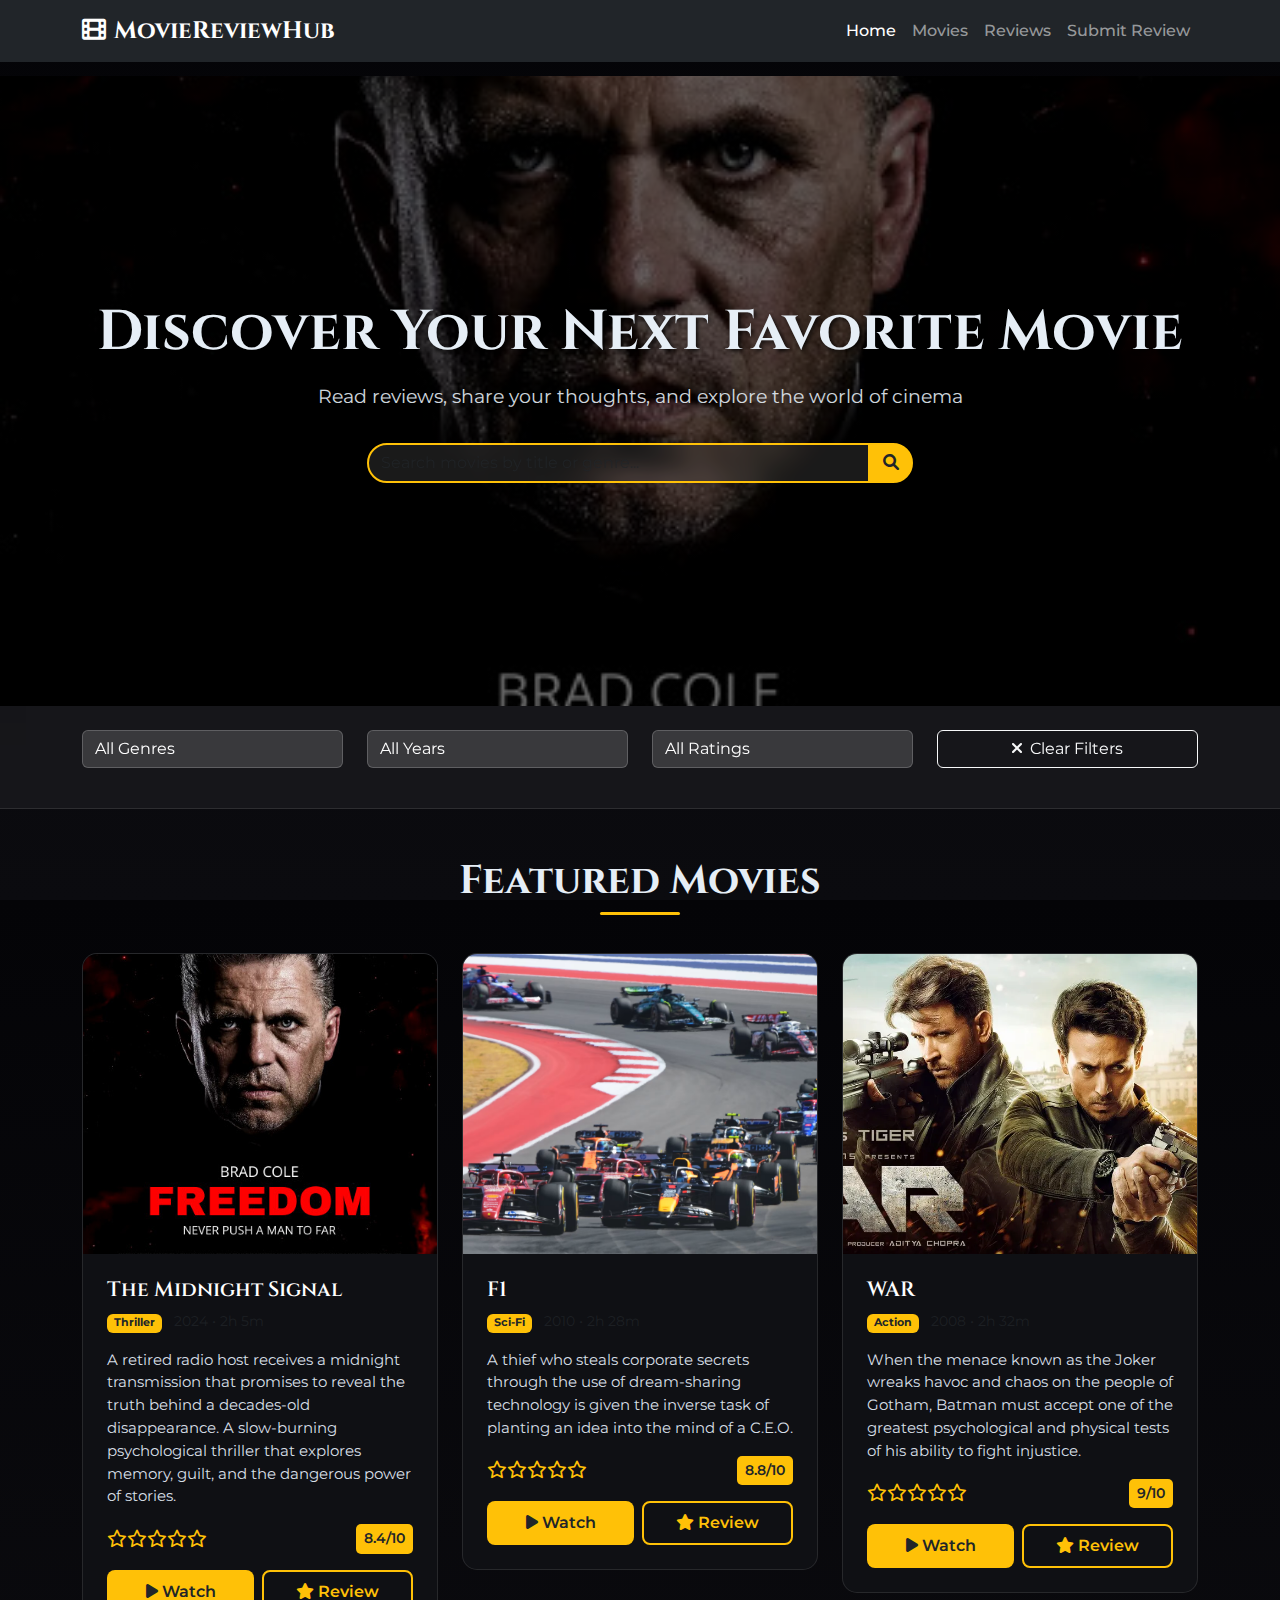
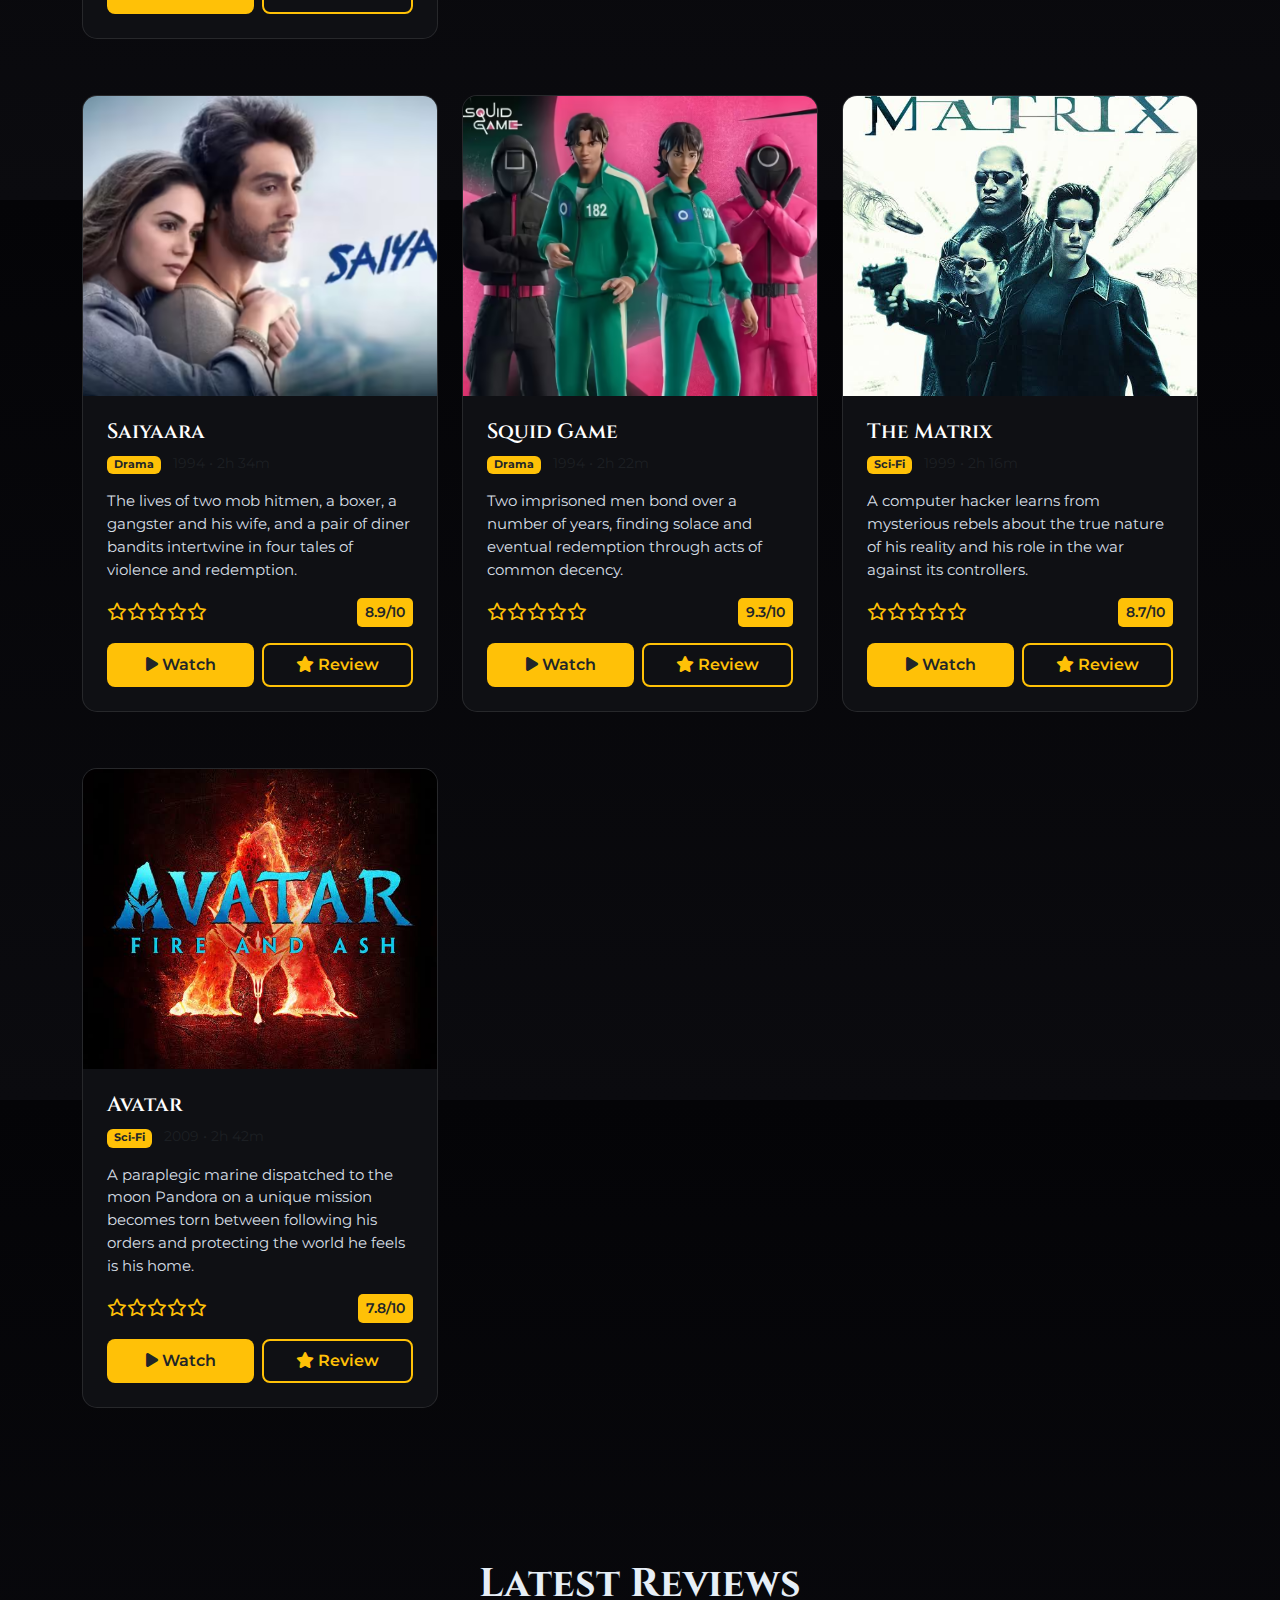
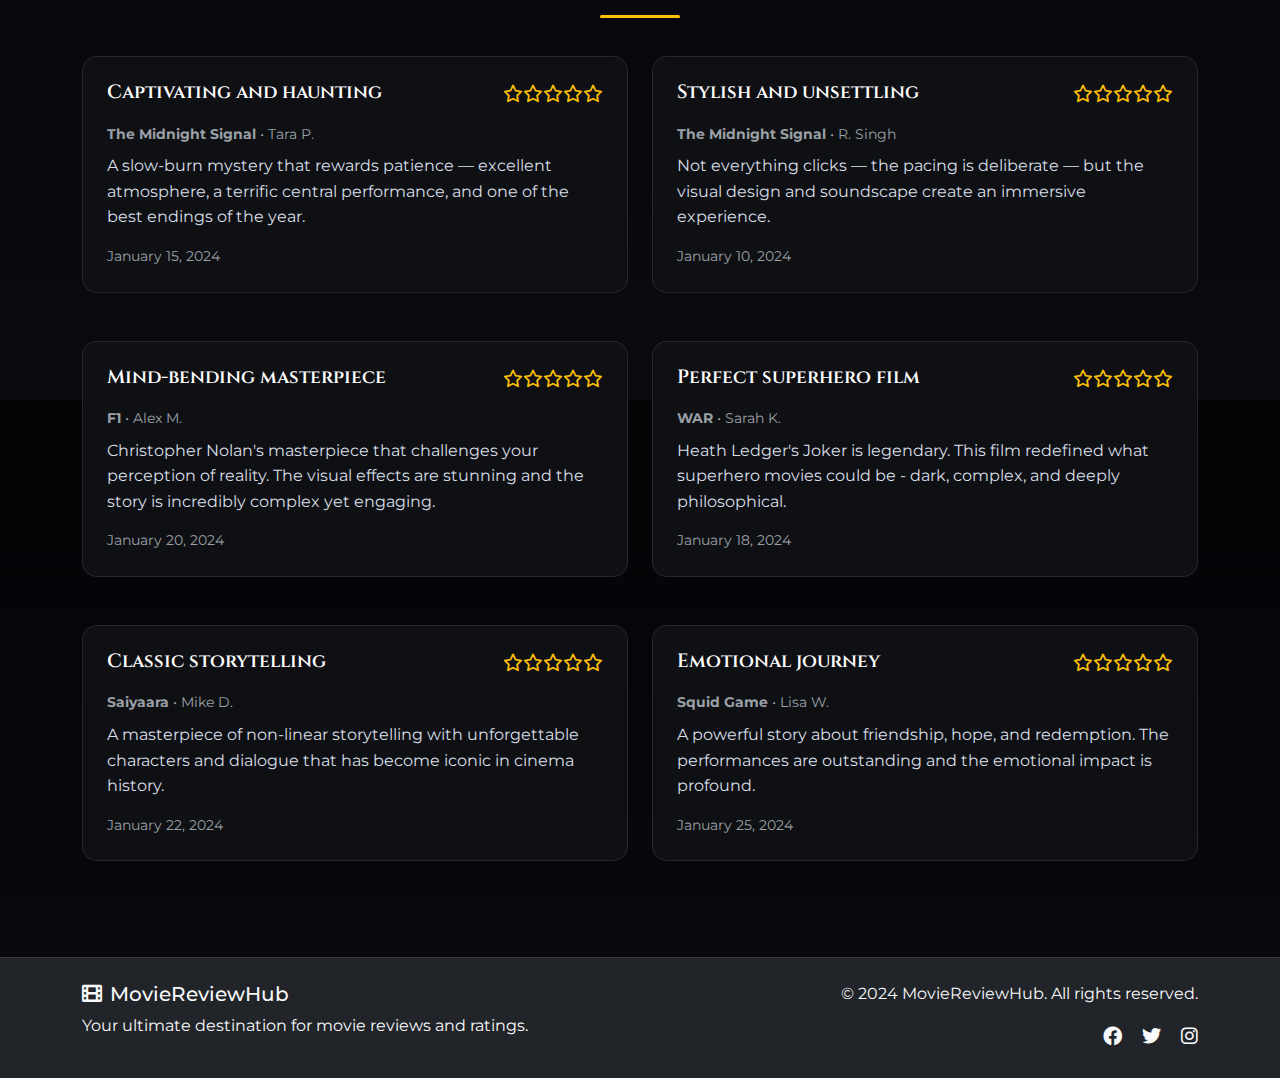
<file: index.html>
<!DOCTYPE html>
<html lang="en">
<head>
  <meta charset="utf-8" />
  <meta name="viewport" content="width=device-width, initial-scale=1" />
  <title>MovieReviewHub - Discover & Review Movies</title>

  <!-- Bootstrap CSS -->
  <link href="https://cdn.jsdelivr.net/npm/bootstrap@5.3.0/dist/css/bootstrap.min.css" rel="stylesheet">
  <!-- Custom CSS -->
  <link rel="stylesheet" href="movie.css">
  <!-- Font Awesome for icons -->
  <link rel="stylesheet" href="https://cdnjs.cloudflare.com/ajax/libs/font-awesome/6.0.0/css/all.min.css">
  <!-- Google Fonts -->
  <link href="https://fonts.googleapis.com/css2?family=Cinzel:wght@400;700&family=Montserrat:ital,wght@0,400;0,600;1,300&display=swap" rel="stylesheet">
</head>
<body>
  <!-- Navigation -->
  <nav class="navbar navbar-expand-lg navbar-dark bg-dark fixed-top">
    <div class="container">
      <a class="navbar-brand" href="#">
        <i class="fas fa-film me-2"></i>MovieReviewHub
      </a>
      <button class="navbar-toggler" type="button" data-bs-toggle="collapse" data-bs-target="#navbarNav">
        <span class="navbar-toggler-icon"></span>
      </button>
      <div class="collapse navbar-collapse" id="navbarNav">
        <ul class="navbar-nav ms-auto">
          <li class="nav-item">
            <a class="nav-link active" href="#home">Home</a>
          </li>
          <li class="nav-item">
            <a class="nav-link" href="#movies">Movies</a>
          </li>
          <li class="nav-item">
            <a class="nav-link" href="#reviews">Reviews</a>
          </li>
          <li class="nav-item">
            <a class="nav-link" href="#submit-review">Submit Review</a>
          </li>
        </ul>
      </div>
    </div>
  </nav>

  <!-- Hero Section -->
  <section id="home" class="hero-section">
    <div class="hero-overlay">
      <div class="container text-center">
        <h1 class="hero-title">Discover Your Next Favorite Movie</h1>
        <p class="hero-subtitle">Read reviews, share your thoughts, and explore the world of cinema</p>
        <div class="search-container mt-4">
          <div class="row justify-content-center">
            <div class="col-md-6">
              <div class="input-group">
                <input type="text" class="form-control" id="searchInput" placeholder="Search movies by title or genre...">
                <button class="btn btn-warning" type="button" id="searchBtn">
                  <i class="fas fa-search"></i>
                </button>
              </div>
            </div>
          </div>
        </div>
      </div>
    </div>
  </section>

  <!-- Filter Section -->
  <section class="filter-section py-4">
    <div class="container">
      <div class="row">
        <div class="col-md-3 mb-3">
          <select class="form-select" id="genreFilter">
            <option value="">All Genres</option>
            <option value="Action">Action</option>
            <option value="Comedy">Comedy</option>
            <option value="Drama">Drama</option>
            <option value="Horror">Horror</option>
            <option value="Romance">Romance</option>
            <option value="Thriller">Thriller</option>
            <option value="Sci-Fi">Sci-Fi</option>
          </select>
        </div>
        <div class="col-md-3 mb-3">
          <select class="form-select" id="yearFilter">
            <option value="">All Years</option>
            <option value="2024">2024</option>
            <option value="2023">2023</option>
            <option value="2022">2022</option>
            <option value="2021">2021</option>
            <option value="2020">2020</option>
          </select>
        </div>
        <div class="col-md-3 mb-3">
          <select class="form-select" id="ratingFilter">
            <option value="">All Ratings</option>
            <option value="4">4+ Stars</option>
            <option value="3">3+ Stars</option>
            <option value="2">2+ Stars</option>
            <option value="1">1+ Stars</option>
          </select>
        </div>
        <div class="col-md-3 mb-3">
          <button class="btn btn-outline-light w-100" id="clearFilters">
            <i class="fas fa-times me-2"></i>Clear Filters
          </button>
        </div>
      </div>
    </div>
  </section>

  <!-- Movies Section -->
  <section id="movies" class="movies-section py-5">
    <div class="container">
      <h2 class="section-title text-center mb-5">Featured Movies</h2>
      <div class="row" id="moviesContainer">
        <!-- Movies will be dynamically loaded here -->
      </div>
    </div>
  </section>

  <!-- Submit Review Modal -->
  <div class="modal fade" id="submitReviewModal" tabindex="-1">
    <div class="modal-dialog modal-lg">
      <div class="modal-content bg-dark text-light">
        <div class="modal-header">
          <h5 class="modal-title">Submit Your Review</h5>
          <button type="button" class="btn-close btn-close-white" data-bs-dismiss="modal"></button>
        </div>
        <div class="modal-body">
          <form id="reviewForm">
            <div class="mb-3">
              <label for="movieSelect" class="form-label">Select Movie</label>
              <select class="form-select" id="movieSelect" required>
                <option value="">Choose a movie...</option>
              </select>
            </div>
            <div class="mb-3">
              <label for="reviewerName" class="form-label">Your Name</label>
              <input type="text" class="form-control" id="reviewerName" required>
            </div>
            <div class="mb-3">
              <label for="reviewTitle" class="form-label">Review Title</label>
              <input type="text" class="form-control" id="reviewTitle" required>
            </div>
            <div class="mb-3">
              <label class="form-label">Rating</label>
              <div class="star-rating">
                <i class="fas fa-star" data-rating="1"></i>
                <i class="fas fa-star" data-rating="2"></i>
                <i class="fas fa-star" data-rating="3"></i>
                <i class="fas fa-star" data-rating="4"></i>
                <i class="fas fa-star" data-rating="5"></i>
              </div>
              <input type="hidden" id="ratingValue" value="0">
            </div>
            <div class="mb-3">
              <label for="reviewText" class="form-label">Your Review</label>
              <textarea class="form-control" id="reviewText" rows="4" required></textarea>
            </div>
            <div class="text-end">
              <button type="button" class="btn btn-secondary me-2" data-bs-dismiss="modal">Cancel</button>
              <button type="submit" class="btn btn-warning">Submit Review</button>
            </div>
          </form>
        </div>
      </div>
    </div>
  </div>

  <!-- Reviews Section -->
  <section id="reviews" class="reviews-section py-5">
    <div class="container">
      <h2 class="section-title text-center mb-5">Latest Reviews</h2>
      <div class="row" id="reviewsContainer">
        <!-- Reviews will be dynamically loaded here -->
      </div>
    </div>
  </section>

  <!-- Footer -->
  <footer class="footer bg-dark text-light py-4">
    <div class="container">
      <div class="row">
        <div class="col-md-6">
          <h5><i class="fas fa-film me-2"></i>MovieReviewHub</h5>
          <p>Your ultimate destination for movie reviews and ratings.</p>
        </div>
        <div class="col-md-6 text-md-end">
          <p>&copy; 2024 MovieReviewHub. All rights reserved.</p>
          <div class="social-links">
            <a href="#" class="text-light me-3"><i class="fab fa-facebook"></i></a>
            <a href="#" class="text-light me-3"><i class="fab fa-twitter"></i></a>
            <a href="#" class="text-light"><i class="fab fa-instagram"></i></a>
          </div>
        </div>
      </div>
    </div>
  </footer>

  <!-- Bootstrap JS -->
  <script src="https://cdn.jsdelivr.net/npm/bootstrap@5.3.0/dist/js/bootstrap.bundle.min.js"></script>
  <!-- jQuery -->
  <script src="https://code.jquery.com/jquery-3.6.0.min.js"></script>
  <!-- Custom JS -->
  <script src="script.js"></script>

</body>
</html>
</file>
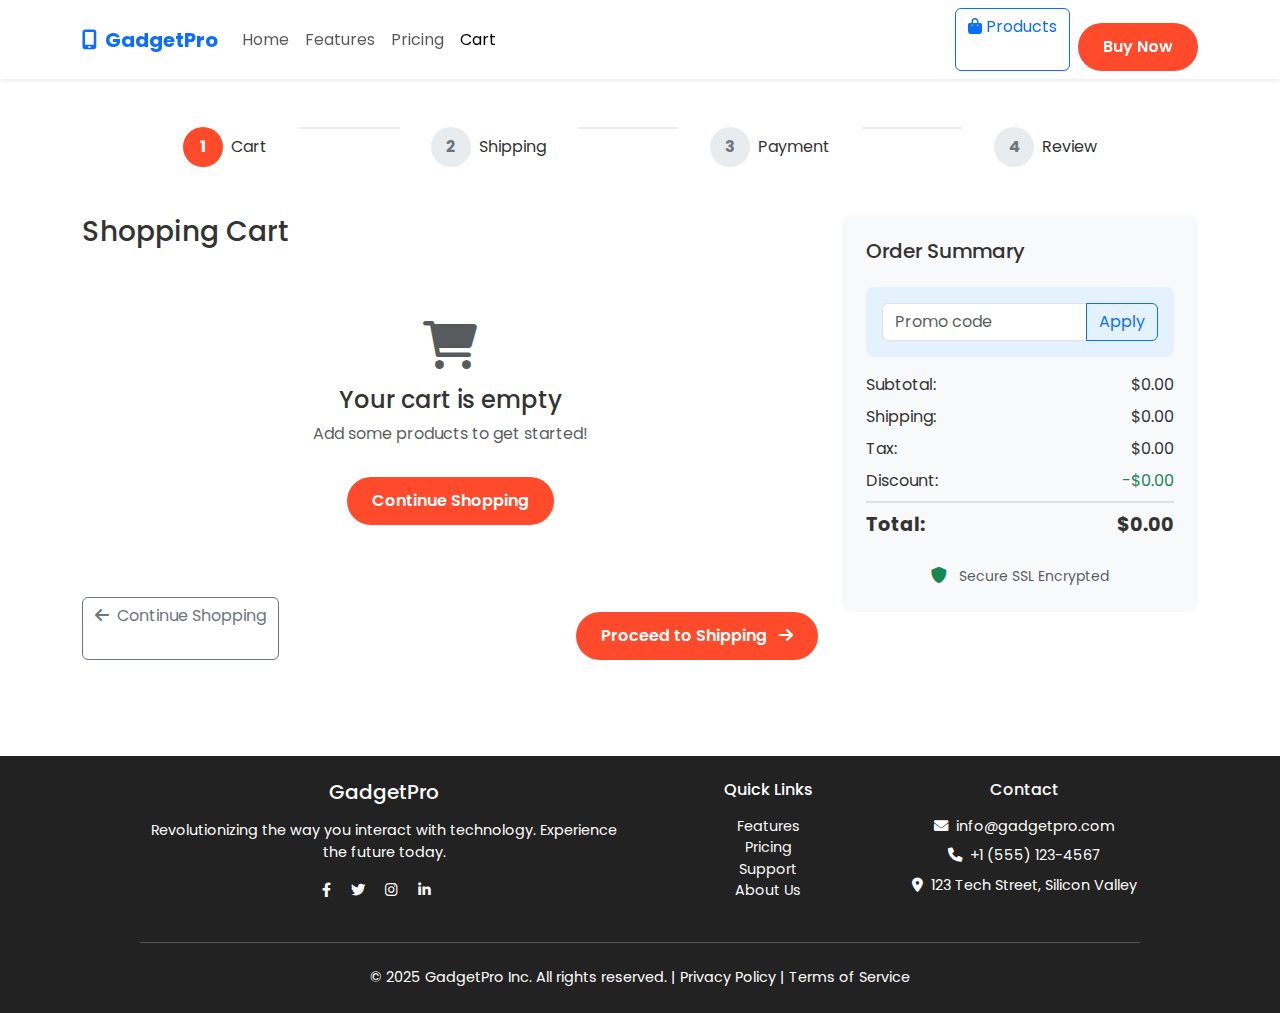
<file: checkout.html>
<!DOCTYPE html>
<html lang="en">
<head>
  <meta charset="UTF-8" />
  <meta name="viewport" content="width=device-width, initial-scale=1" />
  <title>Checkout - GadgetPro</title>
  
  <!-- Bootstrap CSS -->
  <link href="https://cdn.jsdelivr.net/npm/bootstrap@5.3.0/dist/css/bootstrap.min.css" rel="stylesheet">
  
  <!-- Custom CSS -->
  <link rel="stylesheet" href="product.css" />
  
  <!-- Google Fonts -->
  <link rel="preconnect" href="https://fonts.googleapis.com" />
  <link rel="preconnect" href="https://fonts.gstatic.com" crossorigin />
  <link
    href="https://fonts.googleapis.com/css2?family=Poppins:wght@400;600;700&display=swap"
    rel="stylesheet"
  />
  
  <!-- Font Awesome for icons -->
  <link rel="stylesheet" href="https://cdnjs.cloudflare.com/ajax/libs/font-awesome/6.0.0/css/all.min.css">
  
  <style>
    .checkout-step {
      display: none;
    }
    
    .checkout-step.active {
      display: block;
    }
    
    .step-indicator {
      display: flex;
      justify-content: center;
      margin-bottom: 3rem;
    }
    
    .step {
      display: flex;
      align-items: center;
      margin: 0 1rem;
    }
    
    .step-number {
      width: 40px;
      height: 40px;
      border-radius: 50%;
      background: #e9ecef;
      color: #6c757d;
      display: flex;
      align-items: center;
      justify-content: center;
      font-weight: bold;
      margin-right: 0.5rem;
    }
    
    .step.active .step-number {
      background: #ff4b2b;
      color: white;
    }
    
    .step.completed .step-number {
      background: #28a745;
      color: white;
    }
    
    .step-line {
      width: 100px;
      height: 2px;
      background: #e9ecef;
      margin: 0 1rem;
    }
    
    .step.completed + .step .step-line {
      background: #28a745;
    }
    
    .cart-item {
      transition: all 0.3s ease;
    }
    
    .cart-item:hover {
      background: #f8f9fa;
    }
    
    .payment-form {
      display: none;
    }
    
    .payment-form.active {
      display: block;
    }
    
    .payment-method-card {
      border: 2px solid #e9ecef;
      border-radius: 10px;
      padding: 1rem;
      cursor: pointer;
      transition: all 0.3s ease;
    }
    
    .payment-method-card:hover {
      border-color: #ff4b2b;
    }
    
    .payment-method-card.selected {
      border-color: #ff4b2b;
      background: rgba(255, 75, 43, 0.05);
    }
    
    .order-summary {
      background: #f8f9fa;
      border-radius: 10px;
      padding: 1.5rem;
      position: sticky;
      top: 100px;
    }
    
    .summary-row {
      display: flex;
      justify-content: space-between;
      margin-bottom: 0.5rem;
    }
    
    .summary-total {
      border-top: 2px solid #dee2e6;
      padding-top: 0.5rem;
      font-weight: bold;
      font-size: 1.2rem;
    }
    
    .shipping-option {
      border: 1px solid #e9ecef;
      border-radius: 8px;
      padding: 1rem;
      margin-bottom: 1rem;
      cursor: pointer;
      transition: all 0.3s ease;
    }
    
    .shipping-option:hover {
      border-color: #ff4b2b;
    }
    
    .shipping-option.selected {
      border-color: #ff4b2b;
      background: rgba(255, 75, 43, 0.05);
    }
    
    .promo-section {
      background: #e3f2fd;
      border-radius: 8px;
      padding: 1rem;
      margin-bottom: 1rem;
    }
    
    .notification {
      position: fixed;
      top: 20px;
      right: 20px;
      z-index: 9999;
      background: white;
      border-radius: 10px;
      box-shadow: 0 10px 30px rgba(0, 0, 0, 0.2);
      padding: 1rem 1.5rem;
      transform: translateX(400px);
      transition: transform 0.3s ease;
    }
    
    .notification.show {
      transform: translateX(0);
    }
    
    .notification-success {
      border-left: 4px solid #28a745;
    }
    
    .notification-error {
      border-left: 4px solid #dc3545;
    }
    
    .notification-info {
      border-left: 4px solid #17a2b8;
    }
    
    .notification-content {
      display: flex;
      align-items: center;
      gap: 10px;
    }
    
    .cart-count {
      position: absolute;
      top: -8px;
      right: -8px;
      background: #ff4b2b;
      color: white;
      border-radius: 50%;
      width: 20px;
      height: 20px;
      font-size: 0.7rem;
      display: flex;
      align-items: center;
      justify-content: center;
      opacity: 0;
      transition: opacity 0.3s ease;
    }
    
    .cart-count.visible {
      opacity: 1;
    }
  </style>
</head>
<body>
  <!-- Navigation -->
  <nav class="navbar navbar-expand-lg navbar-light bg-white shadow-sm sticky-top">
    <div class="container">
      <a class="navbar-brand fw-bold text-primary" href="index.html">
        <i class="fas fa-mobile-alt me-2"></i>GadgetPro
      </a>
      
      <button class="navbar-toggler" type="button" data-bs-toggle="collapse" data-bs-target="#navbarNav">
        <span class="navbar-toggler-icon"></span>
      </button>
      
      <div class="collapse navbar-collapse" id="navbarNav">
        <ul class="navbar-nav me-auto">
          <li class="nav-item">
            <a class="nav-link" href="index.html">Home</a>
          </li>
          <li class="nav-item">
            <a class="nav-link" href="index.html#features">Features</a>
          </li>
          <li class="nav-item">
            <a class="nav-link" href="index.html#pricing">Pricing</a>
          </li>
          <li class="nav-item">
            <a class="nav-link active" href="checkout.html">Cart <span class="cart-count">0</span></a>
          </li>
        </ul>
        
        <div class="d-flex">
          <a href="product.html" class="btn btn-outline-primary me-2">
            <i class="fas fa-shopping-bag me-1"></i>Products
          </a>
          <a href="#" class="btn btn-primary">Buy Now</a>
        </div>
      </div>
    </div>
  </nav>

  <!-- Checkout Section -->
  <section class="checkout py-5">
    <div class="container">
      <!-- Step Indicator -->
      <div class="step-indicator">
        <div class="step active" data-step="1">
          <div class="step-number">1</div>
          <span>Cart</span>
        </div>
        <div class="step-line"></div>
        <div class="step" data-step="2">
          <div class="step-number">2</div>
          <span>Shipping</span>
        </div>
        <div class="step-line"></div>
        <div class="step" data-step="3">
          <div class="step-number">3</div>
          <span>Payment</span>
        </div>
        <div class="step-line"></div>
        <div class="step" data-step="4">
          <div class="step-number">4</div>
          <span>Review</span>
        </div>
      </div>

      <div class="row">
        <!-- Checkout Form -->
        <div class="col-lg-8">
          <form id="checkoutForm">
            <!-- Step 1: Cart -->
            <div class="checkout-step active" id="step1">
              <h3 class="mb-4">Shopping Cart</h3>
              <div class="cart-items">
                <!-- Cart items will be populated by JavaScript -->
              </div>
              
              <div class="d-flex justify-content-between mt-4">
                <a href="index.html" class="btn btn-outline-secondary">
                  <i class="fas fa-arrow-left me-2"></i>Continue Shopping
                </a>
                <button type="button" class="btn btn-primary next-step" data-next="2">
                  Proceed to Shipping <i class="fas fa-arrow-right ms-2"></i>
                </button>
              </div>
            </div>

            <!-- Step 2: Shipping -->
            <div class="checkout-step" id="step2">
              <h3 class="mb-4">Shipping Information</h3>
              
              <!-- Shipping Address -->
              <div class="card mb-4">
                <div class="card-header">
                  <h5 class="mb-0">Shipping Address</h5>
                </div>
                <div class="card-body">
                  <div class="row">
                    <div class="col-md-6 mb-3">
                      <label for="shippingFirstName" class="form-label">First Name *</label>
                      <input type="text" class="form-control" id="shippingFirstName" name="firstName" required>
                    </div>
                    <div class="col-md-6 mb-3">
                      <label for="shippingLastName" class="form-label">Last Name *</label>
                      <input type="text" class="form-control" id="shippingLastName" name="lastName" required>
                    </div>
                  </div>
                  <div class="mb-3">
                    <label for="shippingAddress" class="form-label">Address *</label>
                    <input type="text" class="form-control" id="shippingAddress" name="address" required>
                  </div>
                  <div class="row">
                    <div class="col-md-6 mb-3">
                      <label for="shippingCity" class="form-label">City *</label>
                      <input type="text" class="form-control" id="shippingCity" name="city" required>
                    </div>
                    <div class="col-md-3 mb-3">
                      <label for="shippingState" class="form-label">State *</label>
                      <input type="text" class="form-control" id="shippingState" name="state" required>
                    </div>
                    <div class="col-md-3 mb-3">
                      <label for="shippingZip" class="form-label">ZIP Code *</label>
                      <input type="text" class="form-control" id="shippingZip" name="zip" required>
                    </div>
                  </div>
                  <div class="row">
                    <div class="col-md-6 mb-3">
                      <label for="shippingCountry" class="form-label">Country *</label>
                      <select class="form-select" id="shippingCountry" name="country" required>
                        <option value="">Select Country</option>
                        <option value="US">United States</option>
                        <option value="CA">Canada</option>
                        <option value="UK">United Kingdom</option>
                        <option value="AU">Australia</option>
                      </select>
                    </div>
                    <div class="col-md-6 mb-3">
                      <label for="shippingPhone" class="form-label">Phone Number *</label>
                      <input type="tel" class="form-control" id="shippingPhone" name="phone" required>
                    </div>
                  </div>
                  <div class="mb-3">
                    <label for="shippingEmail" class="form-label">Email Address *</label>
                    <input type="email" class="form-control" id="shippingEmail" name="email" required>
                  </div>
                </div>
              </div>
              
              <!-- Billing Address -->
              <div class="card mb-4">
                <div class="card-header">
                  <div class="form-check">
                    <input class="form-check-input" type="checkbox" id="sameAsShipping">
                    <label class="form-check-label" for="sameAsShipping">
                      Billing address same as shipping address
                    </label>
                  </div>
                </div>
                <div class="card-body billing-address">
                  <div class="row">
                    <div class="col-md-6 mb-3">
                      <label for="billingFirstName" class="form-label">First Name *</label>
                      <input type="text" class="form-control" id="billingFirstName" name="firstName">
                    </div>
                    <div class="col-md-6 mb-3">
                      <label for="billingLastName" class="form-label">Last Name *</label>
                      <input type="text" class="form-control" id="billingLastName" name="lastName">
                    </div>
                  </div>
                  <div class="mb-3">
                    <label for="billingAddress" class="form-label">Address *</label>
                    <input type="text" class="form-control" id="billingAddress" name="address">
                  </div>
                  <div class="row">
                    <div class="col-md-6 mb-3">
                      <label for="billingCity" class="form-label">City *</label>
                      <input type="text" class="form-control" id="billingCity" name="city">
                    </div>
                    <div class="col-md-3 mb-3">
                      <label for="billingState" class="form-label">State *</label>
                      <input type="text" class="form-control" id="billingState" name="state">
                    </div>
                    <div class="col-md-3 mb-3">
                      <label for="billingZip" class="form-label">ZIP Code *</label>
                      <input type="text" class="form-control" id="billingZip" name="zip">
                    </div>
                  </div>
                  <div class="mb-3">
                    <label for="billingCountry" class="form-label">Country *</label>
                    <select class="form-select" id="billingCountry" name="country">
                      <option value="">Select Country</option>
                      <option value="US">United States</option>
                      <option value="CA">Canada</option>
                      <option value="UK">United Kingdom</option>
                      <option value="AU">Australia</option>
                    </select>
                  </div>
                </div>
              </div>
              
              <!-- Shipping Options -->
              <div class="card mb-4">
                <div class="card-header">
                  <h5 class="mb-0">Shipping Options</h5>
                </div>
                <div class="card-body">
                  <div class="shipping-option selected" data-shipping="standard">
                    <div class="form-check">
                      <input class="form-check-input" type="radio" name="shipping" value="standard" checked>
                      <label class="form-check-label w-100">
                        <div class="d-flex justify-content-between">
                          <div>
                            <strong>Standard Shipping</strong>
                            <p class="mb-0 text-muted">5-7 business days</p>
                          </div>
                          <span class="fw-bold">$9.99</span>
                        </div>
                      </label>
                    </div>
                  </div>
                  
                  <div class="shipping-option" data-shipping="express">
                    <div class="form-check">
                      <input class="form-check-input" type="radio" name="shipping" value="express">
                      <label class="form-check-label w-100">
                        <div class="d-flex justify-content-between">
                          <div>
                            <strong>Express Shipping</strong>
                            <p class="mb-0 text-muted">2-3 business days</p>
                          </div>
                          <span class="fw-bold">$19.99</span>
                        </div>
                      </label>
                    </div>
                  </div>
                  
                  <div class="shipping-option" data-shipping="overnight">
                    <div class="form-check">
                      <input class="form-check-input" type="radio" name="shipping" value="overnight">
                      <label class="form-check-label w-100">
                        <div class="d-flex justify-content-between">
                          <div>
                            <strong>Overnight Shipping</strong>
                            <p class="mb-0 text-muted">Next business day</p>
                          </div>
                          <span class="fw-bold">$29.99</span>
                        </div>
                      </label>
                    </div>
                  </div>
                </div>
              </div>
              
              <div class="d-flex justify-content-between">
                <button type="button" class="btn btn-outline-secondary prev-step" data-prev="1">
                  <i class="fas fa-arrow-left me-2"></i>Back to Cart
                </button>
                <button type="button" class="btn btn-primary next-step" data-next="3">
                  Proceed to Payment <i class="fas fa-arrow-right ms-2"></i>
                </button>
              </div>
            </div>

            <!-- Step 3: Payment -->
            <div class="checkout-step" id="step3">
              <h3 class="mb-4">Payment Information</h3>
              
              <!-- Payment Methods -->
              <div class="card mb-4">
                <div class="card-header">
                  <h5 class="mb-0">Payment Method</h5>
                </div>
                <div class="card-body">
                  <div class="row">
                    <div class="col-md-6 mb-3">
                      <div class="payment-method-card selected" data-method="credit">
                        <div class="form-check">
                          <input class="form-check-input" type="radio" name="paymentMethod" value="credit" checked>
                          <label class="form-check-label w-100">
                            <i class="fas fa-credit-card me-2"></i>Credit Card
                          </label>
                        </div>
                      </div>
                    </div>
                    <div class="col-md-6 mb-3">
                      <div class="payment-method-card" data-method="paypal">
                        <div class="form-check">
                          <input class="form-check-input" type="radio" name="paymentMethod" value="paypal">
                          <label class="form-check-label w-100">
                            <i class="fab fa-paypal me-2"></i>PayPal
                          </label>
                        </div>
                      </div>
                    </div>
                    <div class="col-md-6 mb-3">
                      <div class="payment-method-card" data-method="apple">
                        <div class="form-check">
                          <input class="form-check-input" type="radio" name="paymentMethod" value="apple">
                          <label class="form-check-label w-100">
                            <i class="fab fa-apple-pay me-2"></i>Apple Pay
                          </label>
                        </div>
                      </div>
                    </div>
                    <div class="col-md-6 mb-3">
                      <div class="payment-method-card" data-method="google">
                        <div class="form-check">
                          <input class="form-check-input" type="radio" name="paymentMethod" value="google">
                          <label class="form-check-label w-100">
                            <i class="fab fa-google-pay me-2"></i>Google Pay
                          </label>
                        </div>
                      </div>
                    </div>
                  </div>
                </div>
              </div>
              
              <!-- Credit Card Form -->
              <div class="payment-form active" data-method="credit">
                <div class="card">
                  <div class="card-header">
                    <h5 class="mb-0">Credit Card Details</h5>
                  </div>
                  <div class="card-body">
                    <div class="mb-3">
                      <label for="cardNumber" class="form-label">Card Number *</label>
                      <input type="text" class="form-control" id="cardNumber" placeholder="1234 5678 9012 3456" required>
                    </div>
                    <div class="row">
                      <div class="col-md-6 mb-3">
                        <label for="expiryDate" class="form-label">Expiry Date *</label>
                        <input type="text" class="form-control" id="expiryDate" placeholder="MM/YY" required>
                      </div>
                      <div class="col-md-6 mb-3">
                        <label for="cvv" class="form-label">CVV *</label>
                        <input type="text" class="form-control" id="cvv" placeholder="123" required>
                      </div>
                    </div>
                    <div class="mb-3">
                      <label for="cardName" class="form-label">Name on Card *</label>
                      <input type="text" class="form-control" id="cardName" required>
                    </div>
                  </div>
                </div>
              </div>
              
              <!-- PayPal Form -->
              <div class="payment-form" data-method="paypal">
                <div class="card">
                  <div class="card-body text-center">
                    <i class="fab fa-paypal text-primary" style="font-size: 3rem;"></i>
                    <h5 class="mt-3">Pay with PayPal</h5>
                    <p class="text-muted">You will be redirected to PayPal to complete your payment.</p>
                  </div>
                </div>
              </div>
              
              <!-- Apple Pay Form -->
              <div class="payment-form" data-method="apple">
                <div class="card">
                  <div class="card-body text-center">
                    <i class="fab fa-apple-pay text-primary" style="font-size: 3rem;"></i>
                    <h5 class="mt-3">Pay with Apple Pay</h5>
                    <p class="text-muted">Use Touch ID or Face ID to complete your payment.</p>
                  </div>
                </div>
              </div>
              
              <!-- Google Pay Form -->
              <div class="payment-form" data-method="google">
                <div class="card">
                  <div class="card-body text-center">
                    <i class="fab fa-google-pay text-primary" style="font-size: 3rem;"></i>
                    <h5 class="mt-3">Pay with Google Pay</h5>
                    <p class="text-muted">Use your Google account to complete your payment.</p>
                  </div>
                </div>
              </div>
              
              <div class="d-flex justify-content-between mt-4">
                <button type="button" class="btn btn-outline-secondary prev-step" data-prev="2">
                  <i class="fas fa-arrow-left me-2"></i>Back to Shipping
                </button>
                <button type="button" class="btn btn-primary next-step" data-next="4">
                  Review Order <i class="fas fa-arrow-right ms-2"></i>
                </button>
              </div>
            </div>

            <!-- Step 4: Review -->
            <div class="checkout-step" id="step4">
              <h3 class="mb-4">Review Your Order</h3>
              
              <div class="card mb-4">
                <div class="card-header">
                  <h5 class="mb-0">Order Summary</h5>
                </div>
                <div class="card-body">
                  <div class="row">
                    <div class="col-md-6">
                      <h6>Shipping Address</h6>
                      <div id="reviewShippingAddress">
                        <!-- Will be populated by JavaScript -->
                      </div>
                    </div>
                    <div class="col-md-6">
                      <h6>Payment Method</h6>
                      <div id="reviewPaymentMethod">
                        <!-- Will be populated by JavaScript -->
                      </div>
                    </div>
                  </div>
                </div>
              </div>
              
              <div class="d-flex justify-content-between">
                <button type="button" class="btn btn-outline-secondary prev-step" data-prev="3">
                  <i class="fas fa-arrow-left me-2"></i>Back to Payment
                </button>
                <button type="submit" class="btn btn-success btn-lg payment-btn">
                  <i class="fas fa-credit-card me-2"></i>Complete Order
                </button>
              </div>
            </div>
          </form>
        </div>
        
        <!-- Order Summary -->
        <div class="col-lg-4">
          <div class="order-summary">
            <h5 class="mb-4">Order Summary</h5>
            
            <!-- Promo Code -->
            <div class="promo-section">
              <form id="promoForm">
                <div class="input-group">
                  <input type="text" class="form-control" id="promoCode" placeholder="Promo code">
                  <button class="btn btn-outline-primary" type="submit">Apply</button>
                </div>
              </form>
            </div>
            
            <!-- Order Details -->
            <div class="summary-details">
              <div class="summary-row">
                <span>Subtotal:</span>
                <span class="subtotal">$0.00</span>
              </div>
              <div class="summary-row">
                <span>Shipping:</span>
                <span class="shipping">$0.00</span>
              </div>
              <div class="summary-row">
                <span>Tax:</span>
                <span class="tax">$0.00</span>
              </div>
              <div class="summary-row">
                <span>Discount:</span>
                <span class="discount text-success">-$0.00</span>
              </div>
              <div class="summary-row summary-total">
                <span>Total:</span>
                <span class="total">$0.00</span>
              </div>
            </div>
            
            <!-- Security Badge -->
            <div class="text-center mt-4">
              <i class="fas fa-shield-alt text-success me-2"></i>
              <small class="text-muted">Secure SSL Encrypted</small>
            </div>
          </div>
        </div>
      </div>
    </div>
  </section>

  <!-- Footer -->
  <footer class="footer py-4 mt-5">
    <div class="container">
      <div class="row">
        <div class="col-md-6">
          <h5 class="mb-3">GadgetPro</h5>
          <p class="mb-3">Revolutionizing the way you interact with technology. Experience the future today.</p>
          <div class="social-links">
            <a href="#" class="text-light me-3"><i class="fab fa-facebook-f"></i></a>
            <a href="#" class="text-light me-3"><i class="fab fa-twitter"></i></a>
            <a href="#" class="text-light me-3"><i class="fab fa-instagram"></i></a>
            <a href="#" class="text-light me-3"><i class="fab fa-linkedin-in"></i></a>
          </div>
        </div>
        <div class="col-md-3">
          <h6 class="mb-3">Quick Links</h6>
          <ul class="list-unstyled">
            <li><a href="index.html#features" class="text-light text-decoration-none">Features</a></li>
            <li><a href="index.html#pricing" class="text-light text-decoration-none">Pricing</a></li>
            <li><a href="#" class="text-light text-decoration-none">Support</a></li>
            <li><a href="#" class="text-light text-decoration-none">About Us</a></li>
          </ul>
        </div>
        <div class="col-md-3">
          <h6 class="mb-3">Contact</h6>
          <ul class="list-unstyled">
            <li class="mb-2"><i class="fas fa-envelope me-2"></i>info@gadgetpro.com</li>
            <li class="mb-2"><i class="fas fa-phone me-2"></i>+1 (555) 123-4567</li>
            <li class="mb-2"><i class="fas fa-map-marker-alt me-2"></i>123 Tech Street, Silicon Valley</li>
          </ul>
        </div>
      </div>
      <hr class="my-4">
      <div class="row">
        <div class="col-12 text-center">
          <p class="mb-0">&copy; 2025 GadgetPro Inc. All rights reserved. | Privacy Policy | Terms of Service</p>
        </div>
      </div>
    </div>
  </footer>

  <!-- Bootstrap JS -->
  <script src="https://cdn.jsdelivr.net/npm/bootstrap@5.3.0/dist/js/bootstrap.bundle.min.js"></script>
  
  <!-- jQuery -->
  <script src="https://code.jquery.com/jquery-3.6.0.min.js"></script>
  
  <!-- Custom JavaScript -->
  <script src="js/main.js"></script>
  <script src="js/payment.js"></script>
</body>
</html>
</file>
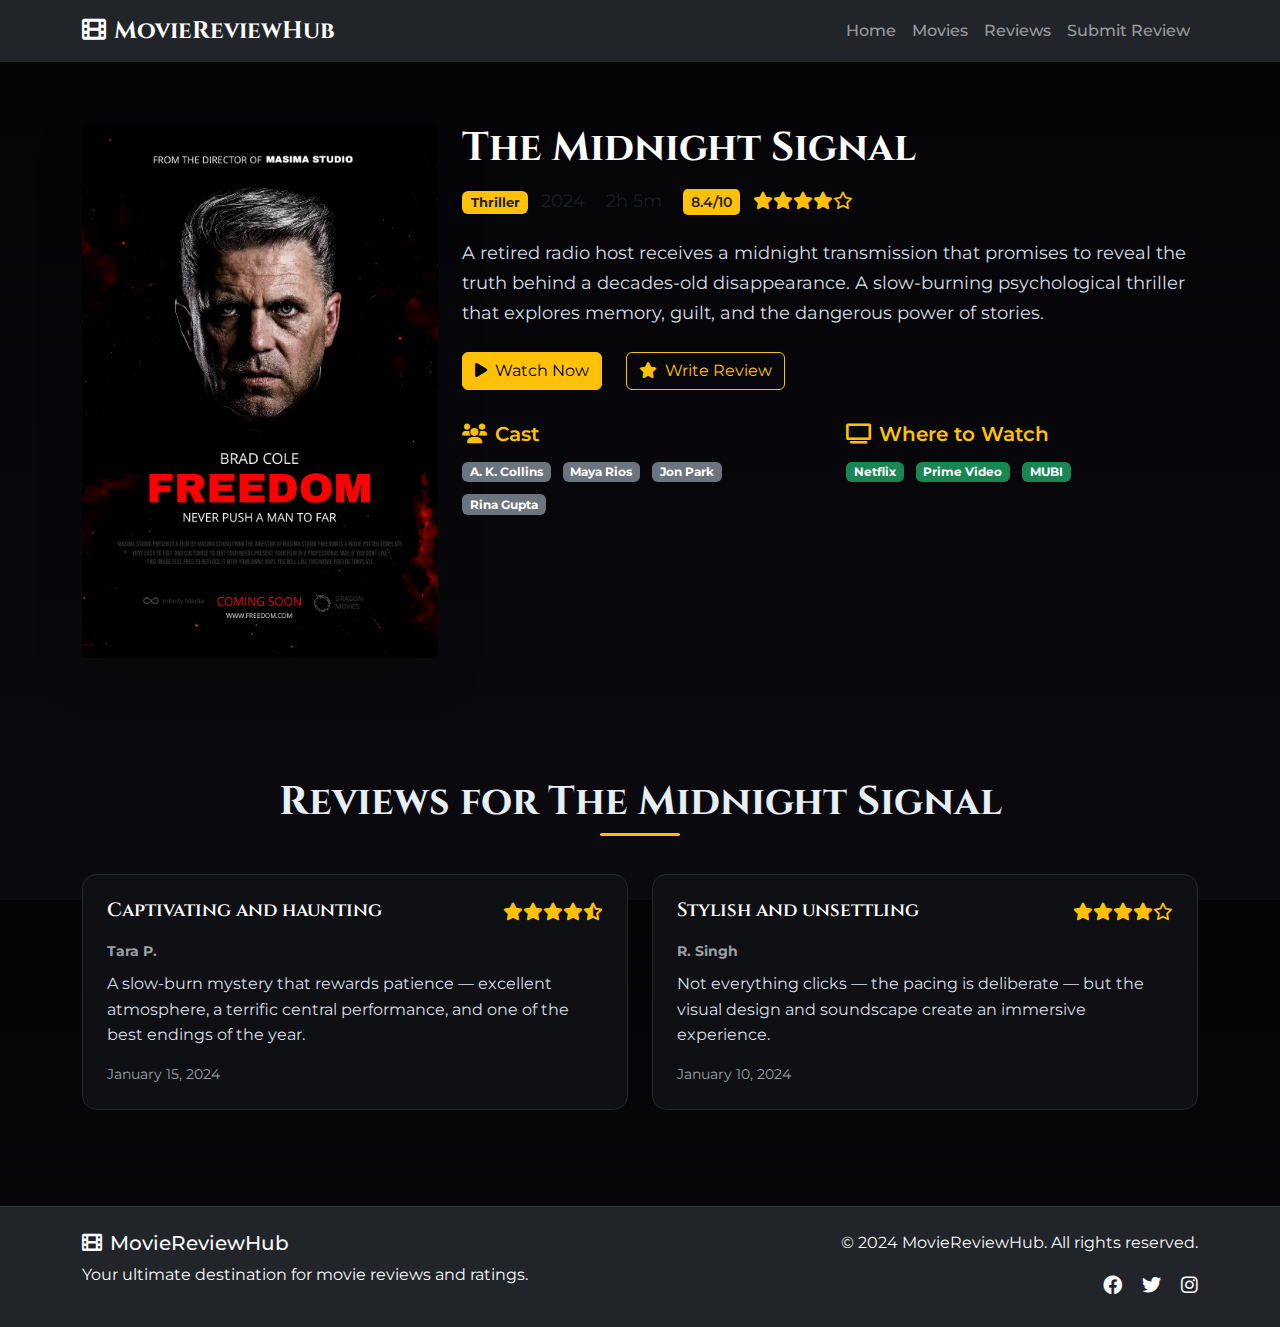
<file: movie-detail.html>
<!DOCTYPE html>
<html lang="en">
<head>
  <meta charset="utf-8" />
  <meta name="viewport" content="width=device-width, initial-scale=1" />
  <title>Movie Details - MovieReviewHub</title>

  <!-- Bootstrap CSS -->
  <link href="https://cdn.jsdelivr.net/npm/bootstrap@5.3.0/dist/css/bootstrap.min.css" rel="stylesheet">
  <!-- Custom CSS -->
  <link rel="stylesheet" href="movie.css">
  <!-- Font Awesome for icons -->
  <link rel="stylesheet" href="https://cdnjs.cloudflare.com/ajax/libs/font-awesome/6.0.0/css/all.min.css">
  <!-- Google Fonts -->
  <link href="https://fonts.googleapis.com/css2?family=Cinzel:wght@400;700&family=Montserrat:ital,wght@0,400;0,600;1,300&display=swap" rel="stylesheet">
</head>
<body>
  <!-- Navigation -->
  <nav class="navbar navbar-expand-lg navbar-dark bg-dark fixed-top">
    <div class="container">
      <a class="navbar-brand" href="index.html">
        <i class="fas fa-film me-2"></i>MovieReviewHub
      </a>
      <button class="navbar-toggler" type="button" data-bs-toggle="collapse" data-bs-target="#navbarNav">
        <span class="navbar-toggler-icon"></span>
      </button>
      <div class="collapse navbar-collapse" id="navbarNav">
        <ul class="navbar-nav ms-auto">
          <li class="nav-item">
            <a class="nav-link" href="index.html">Home</a>
          </li>
          <li class="nav-item">
            <a class="nav-link" href="index.html#movies">Movies</a>
          </li>
          <li class="nav-item">
            <a class="nav-link" href="index.html#reviews">Reviews</a>
          </li>
          <li class="nav-item">
            <a class="nav-link" href="index.html#submit-review">Submit Review</a>
          </li>
        </ul>
      </div>
    </div>
  </nav>

  <!-- Movie Detail Section -->
  <section class="movie-detail-section py-5">
    <div class="container">
      <div class="row">
        <div class="col-lg-4 mb-4">
          <img id="moviePoster" src="" alt="Movie Poster" class="img-fluid rounded shadow-lg">
        </div>
        <div class="col-lg-8">
          <h1 id="movieTitle" class="movie-detail-title mb-3"></h1>
          <div class="movie-detail-meta mb-4">
            <span id="movieGenre" class="badge bg-warning text-dark me-2"></span>
            <span id="movieYear" class="text-muted me-3"></span>
            <span id="movieDuration" class="text-muted me-3"></span>
            <div class="rating-display d-inline-block">
              <span id="movieRating" class="rating-number me-2"></span>
              <div id="movieStars" class="rating-stars d-inline-block"></div>
            </div>
          </div>
          <p id="movieDescription" class="movie-detail-description mb-4"></p>
          
          <div class="movie-actions mb-4">
            <button class="btn btn-warning me-3" onclick="watchMovie()">
              <i class="fas fa-play me-2"></i>Watch Now
            </button>
            <button class="btn btn-outline-warning" onclick="openReviewModal()">
              <i class="fas fa-star me-2"></i>Write Review
            </button>
          </div>

          <div class="movie-info-grid">
            <div class="info-item">
              <h5><i class="fas fa-users me-2"></i>Cast</h5>
              <div id="movieCast" class="cast-list"></div>
            </div>
            <div class="info-item">
              <h5><i class="fas fa-tv me-2"></i>Where to Watch</h5>
              <div id="moviePlatforms" class="platforms-list"></div>
            </div>
          </div>
        </div>
      </div>
    </div>
  </section>

  <!-- Reviews Section -->
  <section class="movie-reviews-section py-5">
    <div class="container">
      <h2 class="section-title text-center mb-5">Reviews for <span id="movieTitleReviews"></span></h2>
      <div class="row" id="movieReviewsContainer">
        <!-- Reviews will be loaded here -->
      </div>
    </div>
  </section>

  <!-- Submit Review Modal -->
  <div class="modal fade" id="submitReviewModal" tabindex="-1">
    <div class="modal-dialog modal-lg">
      <div class="modal-content bg-dark text-light">
        <div class="modal-header">
          <h5 class="modal-title">Submit Your Review</h5>
          <button type="button" class="btn-close btn-close-white" data-bs-dismiss="modal"></button>
        </div>
        <div class="modal-body">
          <form id="reviewForm">
            <input type="hidden" id="movieId" value="">
            <div class="mb-3">
              <label for="reviewerName" class="form-label">Your Name</label>
              <input type="text" class="form-control" id="reviewerName" required>
            </div>
            <div class="mb-3">
              <label for="reviewTitle" class="form-label">Review Title</label>
              <input type="text" class="form-control" id="reviewTitle" required>
            </div>
            <div class="mb-3">
              <label class="form-label">Rating</label>
              <div class="star-rating">
                <i class="fas fa-star" data-rating="1"></i>
                <i class="fas fa-star" data-rating="2"></i>
                <i class="fas fa-star" data-rating="3"></i>
                <i class="fas fa-star" data-rating="4"></i>
                <i class="fas fa-star" data-rating="5"></i>
              </div>
              <input type="hidden" id="ratingValue" value="0">
            </div>
            <div class="mb-3">
              <label for="reviewText" class="form-label">Your Review</label>
              <textarea class="form-control" id="reviewText" rows="4" required></textarea>
            </div>
            <div class="text-end">
              <button type="button" class="btn btn-secondary me-2" data-bs-dismiss="modal">Cancel</button>
              <button type="submit" class="btn btn-warning">Submit Review</button>
            </div>
          </form>
        </div>
      </div>
    </div>
  </div>

  <!-- Footer -->
  <footer class="footer bg-dark text-light py-4">
    <div class="container">
      <div class="row">
        <div class="col-md-6">
          <h5><i class="fas fa-film me-2"></i>MovieReviewHub</h5>
          <p>Your ultimate destination for movie reviews and ratings.</p>
        </div>
        <div class="col-md-6 text-md-end">
          <p>&copy; 2024 MovieReviewHub. All rights reserved.</p>
          <div class="social-links">
            <a href="#" class="text-light me-3"><i class="fab fa-facebook"></i></a>
            <a href="#" class="text-light me-3"><i class="fab fa-twitter"></i></a>
            <a href="#" class="text-light"><i class="fab fa-instagram"></i></a>
          </div>
        </div>
      </div>
    </div>
  </footer>

  <!-- Bootstrap JS -->
  <script src="https://cdn.jsdelivr.net/npm/bootstrap@5.3.0/dist/js/bootstrap.bundle.min.js"></script>
  <!-- jQuery -->
  <script src="https://code.jquery.com/jquery-3.6.0.min.js"></script>
  <!-- Custom JS -->
  <script src="movie-detail.js"></script>

</body>
</html>
</file>
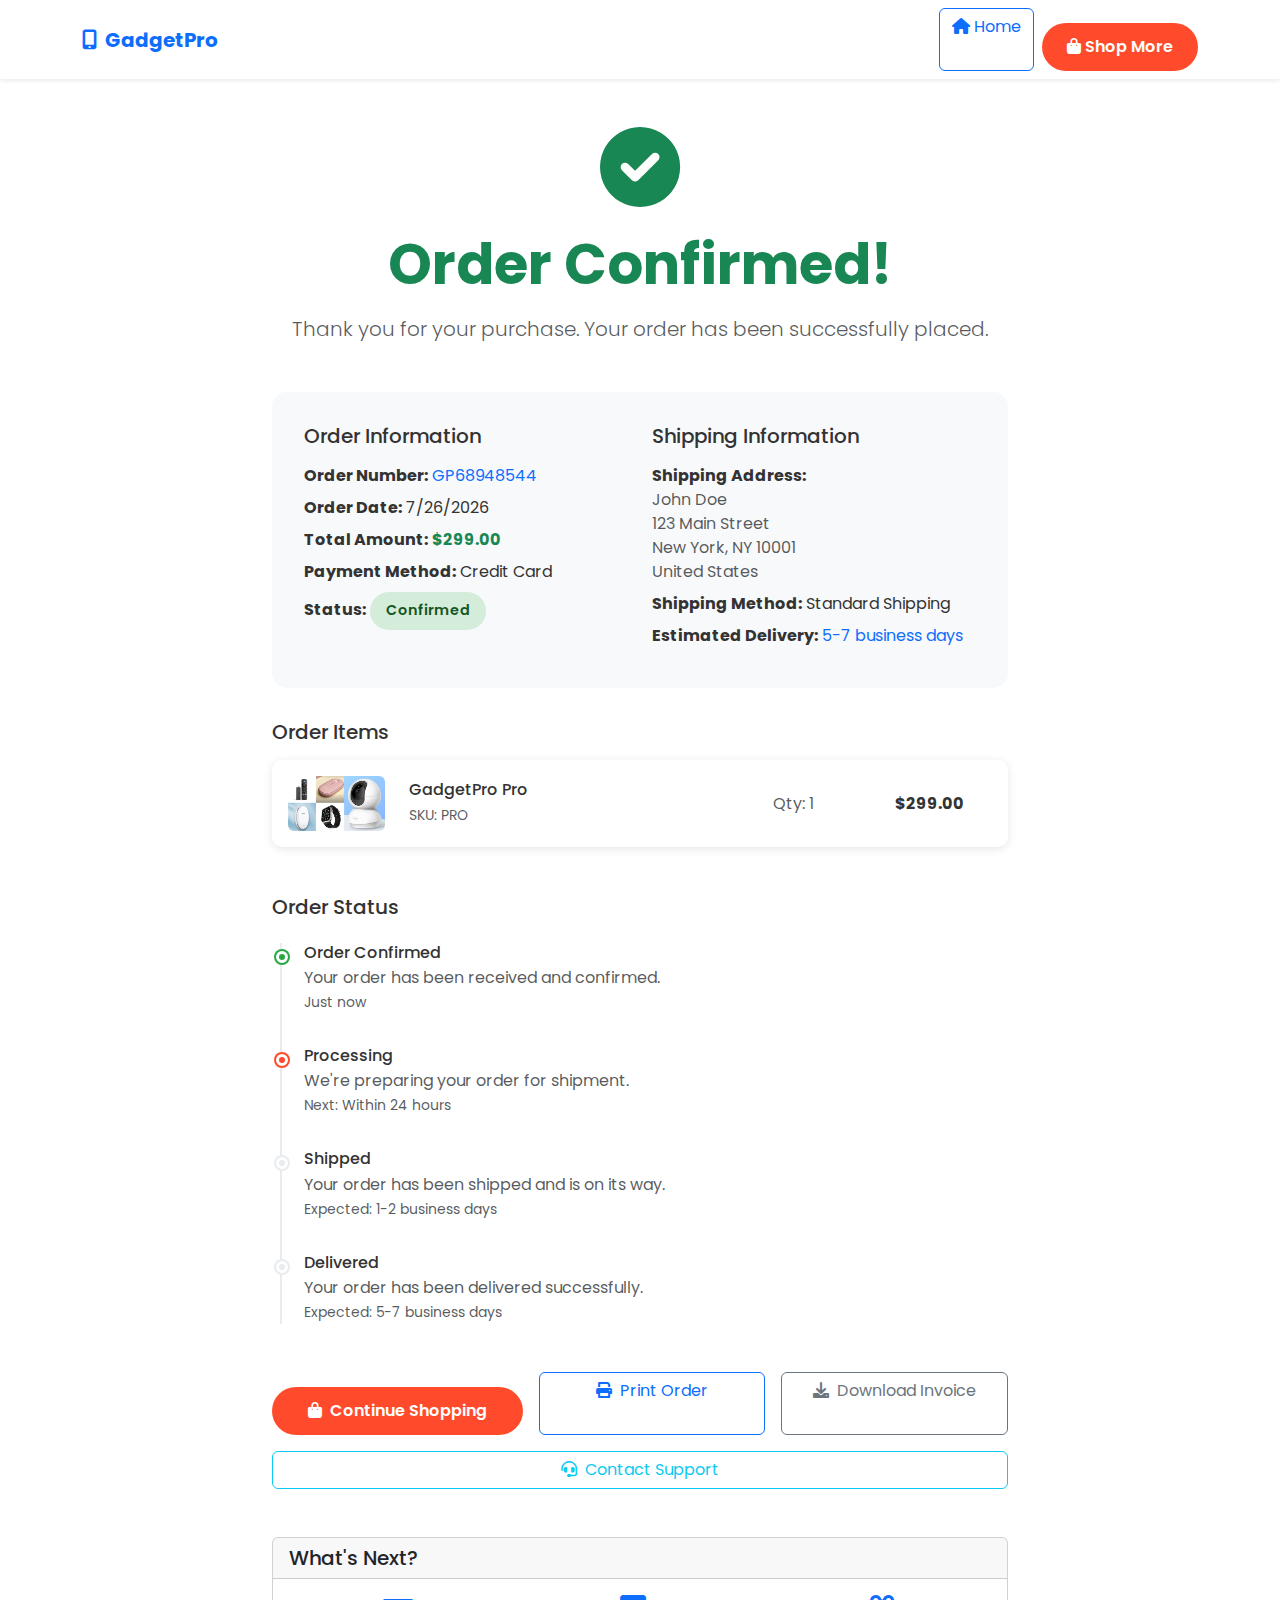
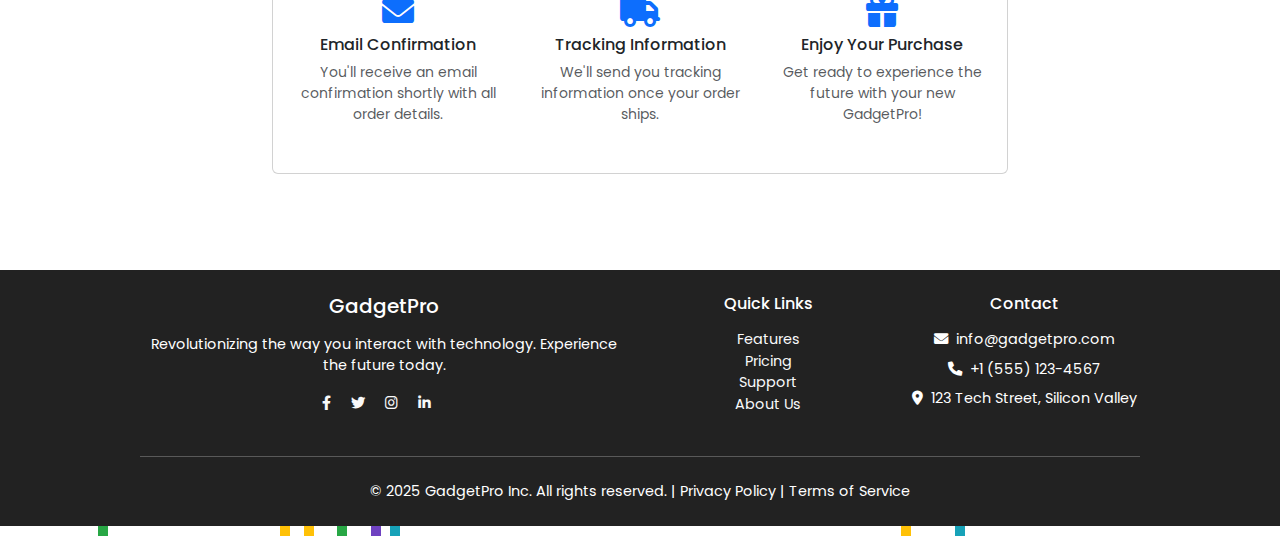
<file: order-success.html>
<!DOCTYPE html>
<html lang="en">
<head>
  <meta charset="UTF-8" />
  <meta name="viewport" content="width=device-width, initial-scale=1" />
  <title>Order Confirmed - GadgetPro</title>
  
  <!-- Bootstrap CSS -->
  <link href="https://cdn.jsdelivr.net/npm/bootstrap@5.3.0/dist/css/bootstrap.min.css" rel="stylesheet">
  
  <!-- Custom CSS -->
  <link rel="stylesheet" href="product.css" />
  
  <!-- Google Fonts -->
  <link rel="preconnect" href="https://fonts.googleapis.com" />
  <link rel="preconnect" href="https://fonts.gstatic.com" crossorigin />
  <link
    href="https://fonts.googleapis.com/css2?family=Poppins:wght@400;600;700&display=swap"
    rel="stylesheet"
  />
  
  <!-- Font Awesome for icons -->
  <link rel="stylesheet" href="https://cdnjs.cloudflare.com/ajax/libs/font-awesome/6.0.0/css/all.min.css">
  
  <style>
    .success-animation {
      animation: bounceIn 1s ease-out;
    }
    
    @keyframes bounceIn {
      0% {
        transform: scale(0.3);
        opacity: 0;
      }
      50% {
        transform: scale(1.05);
      }
      70% {
        transform: scale(0.9);
      }
      100% {
        transform: scale(1);
        opacity: 1;
      }
    }
    
    .order-details {
      background: #f8f9fa;
      border-radius: 15px;
      padding: 2rem;
      margin: 2rem 0;
    }
    
    .order-item {
      background: white;
      border-radius: 10px;
      padding: 1rem;
      margin-bottom: 1rem;
      box-shadow: 0 2px 10px rgba(0, 0, 0, 0.1);
    }
    
    .status-badge {
      display: inline-block;
      padding: 0.5rem 1rem;
      border-radius: 25px;
      font-weight: 600;
      font-size: 0.9rem;
    }
    
    .status-confirmed {
      background: #d4edda;
      color: #155724;
    }
    
    .status-processing {
      background: #fff3cd;
      color: #856404;
    }
    
    .status-shipped {
      background: #cce5ff;
      color: #004085;
    }
    
    .timeline {
      position: relative;
      padding-left: 2rem;
    }
    
    .timeline::before {
      content: '';
      position: absolute;
      left: 0.5rem;
      top: 0;
      bottom: 0;
      width: 2px;
      background: #e9ecef;
    }
    
    .timeline-item {
      position: relative;
      margin-bottom: 2rem;
    }
    
    .timeline-item::before {
      content: '';
      position: absolute;
      left: -1.75rem;
      top: 0.5rem;
      width: 12px;
      height: 12px;
      border-radius: 50%;
      background: #e9ecef;
      border: 3px solid white;
      box-shadow: 0 0 0 2px #e9ecef;
    }
    
    .timeline-item.completed::before {
      background: #28a745;
      box-shadow: 0 0 0 2px #28a745;
    }
    
    .timeline-item.active::before {
      background: #ff4b2b;
      box-shadow: 0 0 0 2px #ff4b2b;
      animation: pulse 2s infinite;
    }
    
    @keyframes pulse {
      0% {
        box-shadow: 0 0 0 0 rgba(255, 75, 43, 0.7);
      }
      70% {
        box-shadow: 0 0 0 10px rgba(255, 75, 43, 0);
      }
      100% {
        box-shadow: 0 0 0 0 rgba(255, 75, 43, 0);
      }
    }
    
    .action-buttons {
      display: flex;
      gap: 1rem;
      flex-wrap: wrap;
    }
    
    .action-buttons .btn {
      flex: 1;
      min-width: 200px;
    }
    
    .celebration {
      position: fixed;
      top: 0;
      left: 0;
      width: 100%;
      height: 100%;
      pointer-events: none;
      z-index: 9999;
    }
    
    .confetti {
      position: absolute;
      width: 10px;
      height: 10px;
      background: #ff4b2b;
      animation: confetti-fall 3s linear infinite;
    }
    
    @keyframes confetti-fall {
      0% {
        transform: translateY(-100vh) rotate(0deg);
        opacity: 1;
      }
      100% {
        transform: translateY(100vh) rotate(720deg);
        opacity: 0;
      }
    }
  </style>
</head>
<body>
  <!-- Navigation -->
  <nav class="navbar navbar-expand-lg navbar-light bg-white shadow-sm">
    <div class="container">
      <a class="navbar-brand fw-bold text-primary" href="index.html">
        <i class="fas fa-mobile-alt me-2"></i>GadgetPro
      </a>
      
      <div class="d-flex">
        <a href="index.html" class="btn btn-outline-primary me-2">
          <i class="fas fa-home me-1"></i>Home
        </a>
        <a href="product.html" class="btn btn-primary">
          <i class="fas fa-shopping-bag me-1"></i>Shop More
        </a>
      </div>
    </div>
  </nav>

  <!-- Success Section -->
  <section class="success py-5">
    <div class="container">
      <div class="row justify-content-center">
        <div class="col-lg-8">
          <!-- Success Message -->
          <div class="text-center mb-5">
            <div class="success-animation">
              <i class="fas fa-check-circle text-success" style="font-size: 5rem;"></i>
            </div>
            <h1 class="display-4 fw-bold text-success mt-4 mb-3">Order Confirmed!</h1>
            <p class="lead text-muted">Thank you for your purchase. Your order has been successfully placed.</p>
          </div>
          
          <!-- Order Details -->
          <div class="order-details">
            <div class="row">
              <div class="col-md-6">
                <h5 class="mb-3">Order Information</h5>
                <div class="mb-2">
                  <strong>Order Number:</strong> <span id="orderNumber" class="text-primary">GP12345678</span>
                </div>
                <div class="mb-2">
                  <strong>Order Date:</strong> <span id="orderDate"></span>
                </div>
                <div class="mb-2">
                  <strong>Total Amount:</strong> <span id="orderTotal" class="fw-bold text-success">$299.00</span>
                </div>
                <div class="mb-2">
                  <strong>Payment Method:</strong> <span id="paymentMethod">Credit Card</span>
                </div>
                <div class="mb-2">
                  <strong>Status:</strong> 
                  <span class="status-badge status-confirmed">Confirmed</span>
                </div>
              </div>
              <div class="col-md-6">
                <h5 class="mb-3">Shipping Information</h5>
                <div class="mb-2">
                  <strong>Shipping Address:</strong>
                  <div id="shippingAddress" class="text-muted">
                    John Doe<br>
                    123 Main Street<br>
                    New York, NY 10001<br>
                    United States
                  </div>
                </div>
                <div class="mb-2">
                  <strong>Shipping Method:</strong> <span id="shippingMethod">Standard Shipping</span>
                </div>
                <div class="mb-2">
                  <strong>Estimated Delivery:</strong> <span id="estimatedDelivery" class="text-primary">5-7 business days</span>
                </div>
              </div>
            </div>
          </div>
          
          <!-- Order Items -->
          <div class="mb-5">
            <h5 class="mb-3">Order Items</h5>
            <div class="order-item">
              <div class="row align-items-center">
                <div class="col-md-2">
                  <img src="gadgetpro.png" alt="Product" class="img-fluid rounded">
                </div>
                <div class="col-md-6">
                  <h6 class="mb-1">GadgetPro Pro</h6>
                  <small class="text-muted">SKU: PRO</small>
                </div>
                <div class="col-md-2">
                  <span class="text-muted">Qty: 1</span>
                </div>
                <div class="col-md-2">
                  <span class="fw-bold">$299.00</span>
                </div>
              </div>
            </div>
          </div>
          
          <!-- Order Timeline -->
          <div class="mb-5">
            <h5 class="mb-4">Order Status</h5>
            <div class="timeline">
              <div class="timeline-item completed">
                <h6 class="mb-1">Order Confirmed</h6>
                <p class="text-muted mb-0">Your order has been received and confirmed.</p>
                <small class="text-muted">Just now</small>
              </div>
              
              <div class="timeline-item active">
                <h6 class="mb-1">Processing</h6>
                <p class="text-muted mb-0">We're preparing your order for shipment.</p>
                <small class="text-muted">Next: Within 24 hours</small>
              </div>
              
              <div class="timeline-item">
                <h6 class="mb-1">Shipped</h6>
                <p class="text-muted mb-0">Your order has been shipped and is on its way.</p>
                <small class="text-muted">Expected: 1-2 business days</small>
              </div>
              
              <div class="timeline-item">
                <h6 class="mb-1">Delivered</h6>
                <p class="text-muted mb-0">Your order has been delivered successfully.</p>
                <small class="text-muted">Expected: 5-7 business days</small>
              </div>
            </div>
          </div>
          
          <!-- Action Buttons -->
          <div class="action-buttons mb-5">
            <a href="product.html" class="btn btn-primary">
              <i class="fas fa-shopping-bag me-2"></i>Continue Shopping
            </a>
            <a href="#" class="btn btn-outline-primary" onclick="printOrder()">
              <i class="fas fa-print me-2"></i>Print Order
            </a>
            <a href="#" class="btn btn-outline-secondary" onclick="downloadInvoice()">
              <i class="fas fa-download me-2"></i>Download Invoice
            </a>
            <a href="#" class="btn btn-outline-info">
              <i class="fas fa-headset me-2"></i>Contact Support
            </a>
          </div>
          
          <!-- Next Steps -->
          <div class="card">
            <div class="card-header">
              <h5 class="mb-0">What's Next?</h5>
            </div>
            <div class="card-body">
              <div class="row">
                <div class="col-md-4 mb-3">
                  <div class="text-center">
                    <i class="fas fa-envelope text-primary mb-2" style="font-size: 2rem;"></i>
                    <h6>Email Confirmation</h6>
                    <p class="text-muted small">You'll receive an email confirmation shortly with all order details.</p>
                  </div>
                </div>
                <div class="col-md-4 mb-3">
                  <div class="text-center">
                    <i class="fas fa-truck text-primary mb-2" style="font-size: 2rem;"></i>
                    <h6>Tracking Information</h6>
                    <p class="text-muted small">We'll send you tracking information once your order ships.</p>
                  </div>
                </div>
                <div class="col-md-4 mb-3">
                  <div class="text-center">
                    <i class="fas fa-gift text-primary mb-2" style="font-size: 2rem;"></i>
                    <h6>Enjoy Your Purchase</h6>
                    <p class="text-muted small">Get ready to experience the future with your new GadgetPro!</p>
                  </div>
                </div>
              </div>
            </div>
          </div>
        </div>
      </div>
    </div>
  </section>

  <!-- Footer -->
  <footer class="footer py-4 mt-5">
    <div class="container">
      <div class="row">
        <div class="col-md-6">
          <h5 class="mb-3">GadgetPro</h5>
          <p class="mb-3">Revolutionizing the way you interact with technology. Experience the future today.</p>
          <div class="social-links">
            <a href="#" class="text-light me-3"><i class="fab fa-facebook-f"></i></a>
            <a href="#" class="text-light me-3"><i class="fab fa-twitter"></i></a>
            <a href="#" class="text-light me-3"><i class="fab fa-instagram"></i></a>
            <a href="#" class="text-light me-3"><i class="fab fa-linkedin-in"></i></a>
          </div>
        </div>
        <div class="col-md-3">
          <h6 class="mb-3">Quick Links</h6>
          <ul class="list-unstyled">
            <li><a href="index.html#features" class="text-light text-decoration-none">Features</a></li>
            <li><a href="index.html#pricing" class="text-light text-decoration-none">Pricing</a></li>
            <li><a href="#" class="text-light text-decoration-none">Support</a></li>
            <li><a href="#" class="text-light text-decoration-none">About Us</a></li>
          </ul>
        </div>
        <div class="col-md-3">
          <h6 class="mb-3">Contact</h6>
          <ul class="list-unstyled">
            <li class="mb-2"><i class="fas fa-envelope me-2"></i>info@gadgetpro.com</li>
            <li class="mb-2"><i class="fas fa-phone me-2"></i>+1 (555) 123-4567</li>
            <li class="mb-2"><i class="fas fa-map-marker-alt me-2"></i>123 Tech Street, Silicon Valley</li>
          </ul>
        </div>
      </div>
      <hr class="my-4">
      <div class="row">
        <div class="col-12 text-center">
          <p class="mb-0">&copy; 2025 GadgetPro Inc. All rights reserved. | Privacy Policy | Terms of Service</p>
        </div>
      </div>
    </div>
  </footer>

  <!-- Bootstrap JS -->
  <script src="https://cdn.jsdelivr.net/npm/bootstrap@5.3.0/dist/js/bootstrap.bundle.min.js"></script>
  
  <!-- jQuery -->
  <script src="https://code.jquery.com/jquery-3.6.0.min.js"></script>
  
  <!-- Custom JavaScript -->
  <script src="js/main.js"></script>
  
  <script>
    $(document).ready(function() {
      // Get order number from URL
      const urlParams = new URLSearchParams(window.location.search);
      const orderNumber = urlParams.get('order') || 'GP' + Date.now().toString().slice(-8);
      
      // Update order details
      $('#orderNumber').text(orderNumber);
      $('#orderDate').text(new Date().toLocaleDateString());
      
      // Load order details from localStorage
      const orders = JSON.parse(localStorage.getItem('gadgetpro_orders')) || [];
      const order = orders.find(o => o.orderNumber === orderNumber);
      
      if (order) {
        $('#orderTotal').text(GadgetPro.formatPrice(order.total));
        $('#paymentMethod').text(order.paymentMethod);
        $('#shippingMethod').text(order.shipping);
      }
      
      // Create confetti effect
      createConfetti();
      
      // Update cart count
      GadgetPro.updateCartDisplay([]);
    });
    
    function createConfetti() {
      const colors = ['#ff4b2b', '#28a745', '#17a2b8', '#ffc107', '#6f42c1'];
      
      for (let i = 0; i < 50; i++) {
        setTimeout(() => {
          const confetti = document.createElement('div');
          confetti.className = 'confetti';
          confetti.style.left = Math.random() * 100 + '%';
          confetti.style.backgroundColor = colors[Math.floor(Math.random() * colors.length)];
          confetti.style.animationDelay = Math.random() * 3 + 's';
          confetti.style.animationDuration = (Math.random() * 3 + 2) + 's';
          
          document.body.appendChild(confetti);
          
          setTimeout(() => {
            confetti.remove();
          }, 5000);
        }, i * 100);
      }
    }
    
    function printOrder() {
      window.print();
    }
    
    function downloadInvoice() {
      // Simulate invoice download
      GadgetPro.showNotification('Invoice download started!', 'success');
    }
  </script>
</body>
</html>
</file>
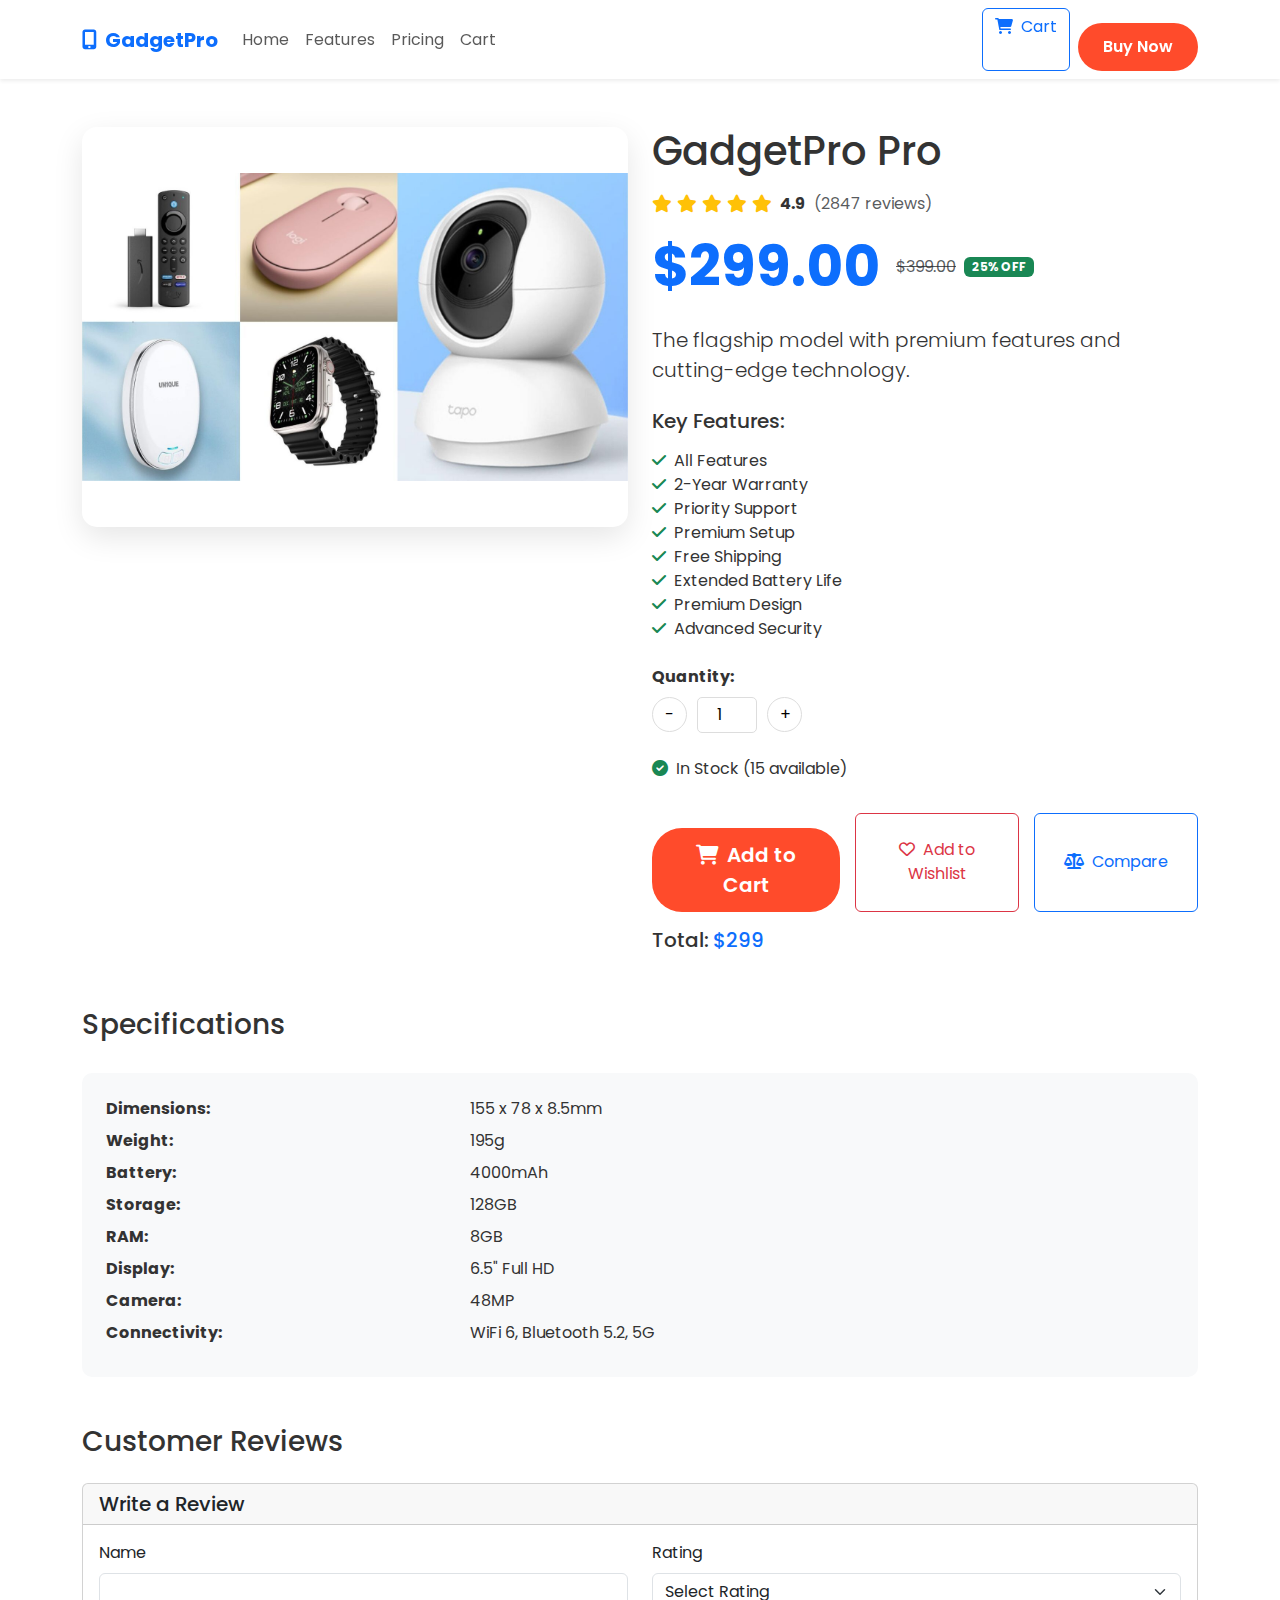
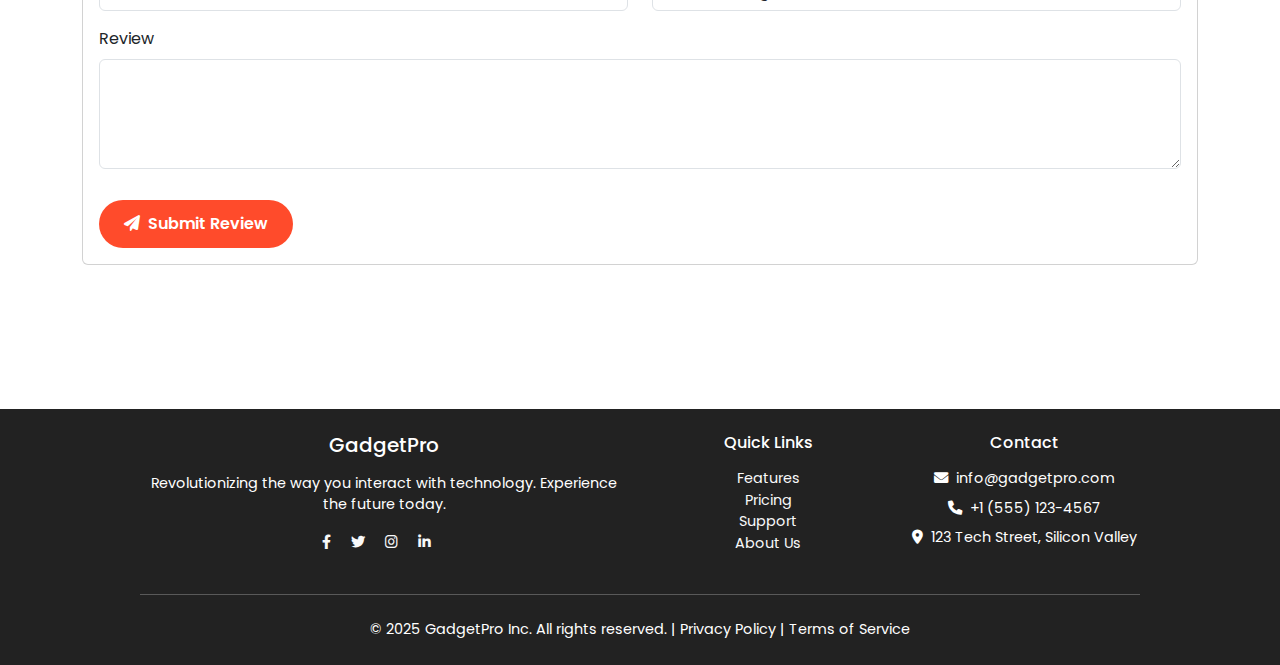
<file: product.html>
<!DOCTYPE html>
<html lang="en">
<head>
  <meta charset="UTF-8" />
  <meta name="viewport" content="width=device-width, initial-scale=1" />
  <title>Product Details - GadgetPro</title>
  
  <!-- Bootstrap CSS -->
  <link href="https://cdn.jsdelivr.net/npm/bootstrap@5.3.0/dist/css/bootstrap.min.css" rel="stylesheet">
  
  <!-- Custom CSS -->
  <link rel="stylesheet" href="product.css" />
  
  <!-- Google Fonts -->
  <link rel="preconnect" href="https://fonts.googleapis.com" />
  <link rel="preconnect" href="https://fonts.gstatic.com" crossorigin />
  <link
    href="https://fonts.googleapis.com/css2?family=Poppins:wght@400;600;700&display=swap"
    rel="stylesheet"
  />
  
  <!-- Font Awesome for icons -->
  <link rel="stylesheet" href="https://cdnjs.cloudflare.com/ajax/libs/font-awesome/6.0.0/css/all.min.css">
  
  <style>
    .product-gallery {
      position: relative;
      margin-bottom: 2rem;
    }
    
    .product-image {
      display: none;
      text-align: center;
    }
    
    .product-image.active {
      display: block;
    }
    
    .product-image img {
      max-width: 100%;
      height: 400px;
      object-fit: contain;
      border-radius: 15px;
      box-shadow: 0 10px 30px rgba(0, 0, 0, 0.1);
      cursor: pointer;
      transition: transform 0.3s ease;
    }
    
    .product-image img:hover {
      transform: scale(1.05);
    }
    
    .product-thumbnails {
      display: flex;
      gap: 10px;
      margin-top: 1rem;
      justify-content: center;
    }
    
    .thumbnail {
      width: 80px;
      height: 80px;
      border-radius: 8px;
      overflow: hidden;
      cursor: pointer;
      border: 2px solid transparent;
      transition: border-color 0.3s ease;
    }
    
    .thumbnail.active {
      border-color: #ff4b2b;
    }
    
    .thumbnail img {
      width: 100%;
      height: 100%;
      object-fit: cover;
    }
    
    .quantity-controls {
      display: flex;
      align-items: center;
      gap: 10px;
    }
    
    .quantity-input {
      width: 60px;
      text-align: center;
      border: 1px solid #ddd;
      border-radius: 5px;
      padding: 5px;
    }
    
    .quantity-btn {
      width: 35px;
      height: 35px;
      border-radius: 50%;
      border: 1px solid #ddd;
      background: white;
      display: flex;
      align-items: center;
      justify-content: center;
      cursor: pointer;
      transition: all 0.3s ease;
    }
    
    .quantity-btn:hover {
      background: #ff4b2b;
      color: white;
      border-color: #ff4b2b;
    }
    
    .product-actions {
      display: flex;
      gap: 15px;
      margin-top: 2rem;
    }
    
    .product-actions .btn {
      flex: 1;
    }
    
    .product-specifications {
      background: #f8f9fa;
      padding: 1.5rem;
      border-radius: 10px;
      margin-top: 2rem;
    }
    
    .reviews-container {
      margin-top: 2rem;
    }
    
    .review-item {
      background: white;
      border: 1px solid #e9ecef;
    }
    
    .rating {
      font-size: 1.1rem;
    }
    
    .notification {
      position: fixed;
      top: 20px;
      right: 20px;
      z-index: 9999;
      background: white;
      border-radius: 10px;
      box-shadow: 0 10px 30px rgba(0, 0, 0, 0.2);
      padding: 1rem 1.5rem;
      transform: translateX(400px);
      transition: transform 0.3s ease;
    }
    
    .notification.show {
      transform: translateX(0);
    }
    
    .notification-success {
      border-left: 4px solid #28a745;
    }
    
    .notification-error {
      border-left: 4px solid #dc3545;
    }
    
    .notification-info {
      border-left: 4px solid #17a2b8;
    }
    
    .notification-content {
      display: flex;
      align-items: center;
      gap: 10px;
    }
    
    .ripple {
      position: absolute;
      border-radius: 50%;
      background: rgba(255, 255, 255, 0.6);
      transform: scale(0);
      animation: ripple 0.6s linear;
      pointer-events: none;
    }
    
    @keyframes ripple {
      to {
        transform: scale(4);
        opacity: 0;
      }
    }
    
    .hover-effect {
      transform: translateY(-5px);
      box-shadow: 0 15px 40px rgba(255, 75, 43, 0.2);
    }
    
    .cart-count {
      position: absolute;
      top: -8px;
      right: -8px;
      background: #ff4b2b;
      color: white;
      border-radius: 50%;
      width: 20px;
      height: 20px;
      font-size: 0.7rem;
      display: flex;
      align-items: center;
      justify-content: center;
      opacity: 0;
      transition: opacity 0.3s ease;
    }
    
    .cart-count.visible {
      opacity: 1;
    }
  </style>
</head>
<body>
  <!-- Navigation -->
  <nav class="navbar navbar-expand-lg navbar-light bg-white shadow-sm sticky-top">
    <div class="container">
      <a class="navbar-brand fw-bold text-primary" href="index.html">
        <i class="fas fa-mobile-alt me-2"></i>GadgetPro
      </a>
      
      <button class="navbar-toggler" type="button" data-bs-toggle="collapse" data-bs-target="#navbarNav">
        <span class="navbar-toggler-icon"></span>
      </button>
      
      <div class="collapse navbar-collapse" id="navbarNav">
        <ul class="navbar-nav me-auto">
          <li class="nav-item">
            <a class="nav-link" href="index.html">Home</a>
          </li>
          <li class="nav-item">
            <a class="nav-link" href="index.html#features">Features</a>
          </li>
          <li class="nav-item">
            <a class="nav-link" href="index.html#pricing">Pricing</a>
          </li>
          <li class="nav-item">
            <a class="nav-link" href="checkout.html">Cart <span class="cart-count">0</span></a>
          </li>
        </ul>
        
        <div class="d-flex">
          <a href="checkout.html" class="btn btn-outline-primary me-2">
            <i class="fas fa-shopping-cart me-1"></i>
            Cart <span class="cart-count">0</span>
          </a>
          <a href="#" class="btn btn-primary">Buy Now</a>
        </div>
      </div>
    </div>
  </nav>

  <!-- Product Detail Section -->
  <section class="product-detail py-5">
    <div class="container">
      <div class="row">
        <!-- Product Images -->
        <div class="col-lg-6">
          <div class="product-gallery">
            <div class="product-image active">
              <img src="gadgetpro.png" alt="Product Image">
            </div>
            <div class="product-thumbnails">
              <!-- Thumbnails will be populated by JavaScript -->
            </div>
          </div>
        </div>
        
        <!-- Product Info -->
        <div class="col-lg-6">
          <div class="product-info">
            <h1 class="product-name mb-3">GadgetPro Pro</h1>
            
            <!-- Rating -->
            <div class="rating-section mb-3">
              <div class="d-flex align-items-center">
                <div class="rating me-2">
                  <i class="fas fa-star text-warning"></i>
                  <i class="fas fa-star text-warning"></i>
                  <i class="fas fa-star text-warning"></i>
                  <i class="fas fa-star text-warning"></i>
                  <i class="fas fa-star text-warning"></i>
                </div>
                <span class="product-rating fw-bold me-2">4.9</span>
                <span class="product-reviews-count text-muted">(2,847 reviews)</span>
              </div>
            </div>
            
            <!-- Pricing -->
            <div class="pricing-section mb-4">
              <div class="d-flex align-items-center">
                <span class="product-price display-4 fw-bold text-primary me-3">$299</span>
                <span class="product-original-price text-muted text-decoration-line-through me-2">$399</span>
                <span class="product-discount badge bg-success">25% OFF</span>
              </div>
            </div>
            
            <!-- Description -->
            <div class="description-section mb-4">
              <p class="product-description lead">The flagship model with premium features and cutting-edge technology.</p>
            </div>
            
            <!-- Features -->
            <div class="features-section mb-4">
              <h5 class="mb-3">Key Features:</h5>
              <ul class="product-features list-unstyled">
                <!-- Features will be populated by JavaScript -->
              </ul>
            </div>
            
            <!-- Quantity Selector -->
            <div class="quantity-section mb-4">
              <label class="form-label fw-bold">Quantity:</label>
              <div class="quantity-controls">
                <button class="quantity-btn quantity-decrease" data-action="decrease">-</button>
                <input type="number" class="quantity-input" value="1" min="1">
                <button class="quantity-btn quantity-increase" data-action="increase">+</button>
              </div>
            </div>
            
            <!-- Stock Status -->
            <div class="stock-section mb-4">
              <p class="stock-status mb-0">
                <i class="fas fa-check-circle text-success me-2"></i>In Stock (15 available)
              </p>
            </div>
            
            <!-- Action Buttons -->
            <div class="product-actions">
              <button class="btn btn-primary btn-lg add-to-cart" data-product-id="pro" data-product-name="GadgetPro Pro" data-product-price="299">
                <i class="fas fa-shopping-cart me-2"></i>Add to Cart
              </button>
              <button class="btn btn-outline-danger wishlist-btn" data-product-id="pro">
                <i class="far fa-heart me-2"></i>Add to Wishlist
              </button>
              <button class="btn btn-outline-primary compare-btn" data-product-id="pro">
                <i class="fas fa-balance-scale me-2"></i>Compare
              </button>
            </div>
            
            <!-- Total Price -->
            <div class="total-price-section mt-3">
              <h5>Total: <span class="total-price text-primary">$299</span></h5>
            </div>
          </div>
        </div>
      </div>
      
      <!-- Product Specifications -->
      <div class="row mt-5">
        <div class="col-12">
          <h3 class="mb-4">Specifications</h3>
          <div class="product-specifications">
            <div class="product-specifications-content">
              <!-- Specifications will be populated by JavaScript -->
            </div>
          </div>
        </div>
      </div>
      
      <!-- Reviews Section -->
      <div class="row mt-5">
        <div class="col-12">
          <h3 class="mb-4">Customer Reviews</h3>
          
          <!-- Review Form -->
          <div class="review-form mb-5">
            <div class="card">
              <div class="card-header">
                <h5 class="mb-0">Write a Review</h5>
              </div>
              <div class="card-body">
                <form id="reviewForm">
                  <div class="row">
                    <div class="col-md-6 mb-3">
                      <label for="reviewName" class="form-label">Name</label>
                      <input type="text" class="form-control" id="reviewName" name="name" required>
                    </div>
                    <div class="col-md-6 mb-3">
                      <label for="reviewRating" class="form-label">Rating</label>
                      <select class="form-select" id="reviewRating" name="rating" required>
                        <option value="">Select Rating</option>
                        <option value="5">5 Stars - Excellent</option>
                        <option value="4">4 Stars - Very Good</option>
                        <option value="3">3 Stars - Good</option>
                        <option value="2">2 Stars - Fair</option>
                        <option value="1">1 Star - Poor</option>
                      </select>
                    </div>
                  </div>
                  <div class="mb-3">
                    <label for="reviewComment" class="form-label">Review</label>
                    <textarea class="form-control" id="reviewComment" name="comment" rows="4" required></textarea>
                  </div>
                  <button type="submit" class="btn btn-primary">
                    <i class="fas fa-paper-plane me-2"></i>Submit Review
                  </button>
                </form>
              </div>
            </div>
          </div>
          
          <!-- Reviews Container -->
          <div class="reviews-container">
            <!-- Reviews will be populated by JavaScript -->
          </div>
        </div>
      </div>
    </div>
  </section>

  <!-- Footer -->
  <footer class="footer py-4 mt-5">
    <div class="container">
      <div class="row">
        <div class="col-md-6">
          <h5 class="mb-3">GadgetPro</h5>
          <p class="mb-3">Revolutionizing the way you interact with technology. Experience the future today.</p>
          <div class="social-links">
            <a href="#" class="text-light me-3"><i class="fab fa-facebook-f"></i></a>
            <a href="#" class="text-light me-3"><i class="fab fa-twitter"></i></a>
            <a href="#" class="text-light me-3"><i class="fab fa-instagram"></i></a>
            <a href="#" class="text-light me-3"><i class="fab fa-linkedin-in"></i></a>
          </div>
        </div>
        <div class="col-md-3">
          <h6 class="mb-3">Quick Links</h6>
          <ul class="list-unstyled">
            <li><a href="index.html#features" class="text-light text-decoration-none">Features</a></li>
            <li><a href="index.html#pricing" class="text-light text-decoration-none">Pricing</a></li>
            <li><a href="#" class="text-light text-decoration-none">Support</a></li>
            <li><a href="#" class="text-light text-decoration-none">About Us</a></li>
          </ul>
        </div>
        <div class="col-md-3">
          <h6 class="mb-3">Contact</h6>
          <ul class="list-unstyled">
            <li class="mb-2"><i class="fas fa-envelope me-2"></i>info@gadgetpro.com</li>
            <li class="mb-2"><i class="fas fa-phone me-2"></i>+1 (555) 123-4567</li>
            <li class="mb-2"><i class="fas fa-map-marker-alt me-2"></i>123 Tech Street, Silicon Valley</li>
          </ul>
        </div>
      </div>
      <hr class="my-4">
      <div class="row">
        <div class="col-12 text-center">
          <p class="mb-0">&copy; 2025 GadgetPro Inc. All rights reserved. | Privacy Policy | Terms of Service</p>
        </div>
      </div>
    </div>
  </footer>

  <!-- Bootstrap JS -->
  <script src="https://cdn.jsdelivr.net/npm/bootstrap@5.3.0/dist/js/bootstrap.bundle.min.js"></script>
  
  <!-- jQuery -->
  <script src="https://code.jquery.com/jquery-3.6.0.min.js"></script>
  
  <!-- Custom JavaScript -->
  <script src="js/main.js"></script>
  <script src="js/products.js"></script>
</body>
</html>
</file>
<file: movie.css>
:root {
  --bg: #07060a;
  --card: #0f1014;
  --muted: #9aa0a6;
  --accent: #d97706;
  --glass: rgba(255, 255, 255, 0.04);
  --primary: #ffc107;
  --dark: #212529;
}

* {
  box-sizing: border-box;
}

html, body {
  height: 100%;
  scroll-behavior: smooth;
}

body {
  margin: 0;
  font-family: 'Montserrat', system-ui, -apple-system, 'Segoe UI', Roboto, 'Helvetica Neue', Arial;
  background: linear-gradient(180deg, #040407 0%, #0b0b0f 100%);
  color: #e6eef6;
  -webkit-font-smoothing: antialiased;
  -moz-osx-font-smoothing: grayscale;
  padding-top: 76px; /* Account for fixed navbar */
}

/* Navigation */
.navbar-brand {
  font-family: 'Cinzel', serif;
  font-size: 1.5rem;
  font-weight: 700;
}

.navbar-nav .nav-link {
  font-weight: 500;
  transition: color 0.3s ease;
}

.navbar-nav .nav-link:hover {
  color: var(--primary) !important;
}

/* Hero Section */
.hero-section {
  min-height: 70vh;
  background: linear-gradient(rgba(0,0,0,0.6), rgba(0,0,0,0.6)), url('freedom.jpg');
  background-size: cover;
  background-position: center;
  background-attachment: fixed;
  display: flex;
  align-items: center;
  justify-content: center;
}

.hero-overlay {
  width: 100%;
  height: 100%;
  display: flex;
  align-items: center;
  justify-content: center;
}

.hero-title {
  font-family: 'Cinzel', serif;
  font-size: 3.5rem;
  font-weight: 700;
  margin-bottom: 1rem;
  text-shadow: 2px 2px 4px rgba(0,0,0,0.8);
}

.hero-subtitle {
  font-size: 1.2rem;
  margin-bottom: 2rem;
  opacity: 0.9;
}

.search-container .form-control {
  border-radius: 25px 0 0 25px;
  border: 2px solid var(--primary);
  background: rgba(255, 255, 255, 0.1);
  color: white;
  backdrop-filter: blur(10px);
}

.search-container .form-control:focus {
  border-color: var(--primary);
  box-shadow: 0 0 0 0.2rem rgba(255, 193, 7, 0.25);
  background: rgba(255, 255, 255, 0.15);
}

.search-container .btn {
  border-radius: 0 25px 25px 0;
  border: 2px solid var(--primary);
  background: var(--primary);
  color: var(--dark);
  font-weight: 600;
}

/* Filter Section */
.filter-section {
  background: rgba(255, 255, 255, 0.05);
  backdrop-filter: blur(10px);
  border-bottom: 1px solid rgba(255, 255, 255, 0.1);
}

.filter-section .form-select {
  background: rgba(255, 255, 255, 0.1);
  border: 1px solid rgba(255, 255, 255, 0.2);
  color: white;
  backdrop-filter: blur(10px);
}

.filter-section .form-select:focus {
  border-color: var(--primary);
  box-shadow: 0 0 0 0.2rem rgba(255, 193, 7, 0.25);
  background: rgba(255, 255, 255, 0.15);
}

.filter-section .form-select option {
  background: var(--dark);
  color: white;
}

/* Movie Cards */
.movie-card {
  background: var(--card);
  border-radius: 15px;
  overflow: hidden;
  transition: transform 0.3s ease, box-shadow 0.3s ease;
  border: 1px solid rgba(255, 255, 255, 0.1);
  margin-bottom: 2rem;
}

.movie-card:hover {
  transform: translateY(-10px);
  box-shadow: 0 20px 40px rgba(0, 0, 0, 0.6);
}

.movie-poster {
  width: 100%;
  height: 300px;
  object-fit: cover;
  transition: transform 0.3s ease;
}

.movie-card:hover .movie-poster {
  transform: scale(1.05);
}

.movie-info {
  padding: 1.5rem;
}

.movie-title {
  font-family: 'Cinzel', serif;
  font-size: 1.3rem;
  font-weight: 600;
  margin-bottom: 0.5rem;
  color: white;
}

.movie-meta {
  color: var(--muted);
  font-size: 0.9rem;
  margin-bottom: 1rem;
}

.movie-description {
  color: #d7dfe6;
  font-size: 0.95rem;
  line-height: 1.5;
  margin-bottom: 1rem;
}

.movie-rating {
  display: flex;
  align-items: center;
  justify-content: space-between;
  margin-bottom: 1rem;
}

.rating-stars {
  color: var(--primary);
  font-size: 1.1rem;
}

.rating-number {
  background: var(--primary);
  color: var(--dark);
  padding: 0.25rem 0.5rem;
  border-radius: 5px;
  font-weight: 600;
  font-size: 0.9rem;
}

.movie-actions {
  display: flex;
  gap: 0.5rem;
}

.btn-watch {
  background: var(--primary);
  color: var(--dark);
  border: none;
  padding: 0.5rem 1rem;
  border-radius: 8px;
  font-weight: 600;
  transition: all 0.3s ease;
  flex: 1;
}

.btn-watch:hover {
  background: #e0a800;
  transform: translateY(-2px);
}

.btn-review {
  background: transparent;
  color: var(--primary);
  border: 2px solid var(--primary);
  padding: 0.5rem 1rem;
  border-radius: 8px;
  font-weight: 600;
  transition: all 0.3s ease;
  flex: 1;
}

.btn-review:hover {
  background: var(--primary);
  color: var(--dark);
}

/* Section Titles */
.section-title {
  font-family: 'Cinzel', serif;
  font-size: 2.5rem;
  font-weight: 700;
  margin-bottom: 3rem;
  position: relative;
}

.section-title::after {
  content: '';
  position: absolute;
  bottom: -10px;
  left: 50%;
  transform: translateX(-50%);
  width: 80px;
  height: 3px;
  background: var(--primary);
  border-radius: 2px;
}

/* Reviews Section */
.review-card {
  background: var(--card);
  border-radius: 15px;
  padding: 1.5rem;
  margin-bottom: 1.5rem;
  border: 1px solid rgba(255, 255, 255, 0.1);
  transition: transform 0.3s ease;
}

.review-card:hover {
  transform: translateY(-5px);
}

.review-header {
  display: flex;
  justify-content: space-between;
  align-items: flex-start;
  margin-bottom: 1rem;
}

.review-title {
  font-family: 'Cinzel', serif;
  font-size: 1.2rem;
  font-weight: 600;
  color: white;
  margin: 0;
}

.review-meta {
  color: var(--muted);
  font-size: 0.9rem;
  margin-bottom: 0.5rem;
}

.review-text {
  color: #d7dfe6;
  line-height: 1.6;
  margin-bottom: 1rem;
}

.review-footer {
  display: flex;
  justify-content: space-between;
  align-items: center;
  font-size: 0.9rem;
  color: var(--muted);
}

/* Star Rating */
.star-rating {
  display: flex;
  gap: 0.25rem;
  margin-bottom: 1rem;
}

.star-rating i {
  font-size: 1.2rem;
  color: #ddd;
  cursor: pointer;
  transition: color 0.2s ease;
}

.star-rating i:hover,
.star-rating i.active {
  color: var(--primary);
}

/* Modal Styles */
.modal-content {
  border: 1px solid rgba(255, 255, 255, 0.2);
  border-radius: 15px;
}

.modal-header {
  border-bottom: 1px solid rgba(255, 255, 255, 0.1);
}

.modal-body .form-control,
.modal-body .form-select {
  background: rgba(255, 255, 255, 0.1);
  border: 1px solid rgba(255, 255, 255, 0.2);
  color: white;
}

.modal-body .form-control:focus,
.modal-body .form-select:focus {
  background: rgba(255, 255, 255, 0.15);
  border-color: var(--primary);
  box-shadow: 0 0 0 0.2rem rgba(255, 193, 7, 0.25);
}

.modal-body .form-control::placeholder {
  color: rgba(255, 255, 255, 0.6);
}

.modal-body option {
  background: var(--dark);
  color: white;
}

/* Footer */
.footer {
  background: var(--dark) !important;
  border-top: 1px solid rgba(255, 255, 255, 0.1);
}

.social-links a {
  font-size: 1.2rem;
  transition: color 0.3s ease;
}

.social-links a:hover {
  color: var(--primary) !important;
}

/* Responsive Design */
@media (max-width: 768px) {
  .hero-title {
    font-size: 2.5rem;
  }
  
  .hero-subtitle {
    font-size: 1rem;
  }
  
  .section-title {
    font-size: 2rem;
  }
  
  .movie-actions {
    flex-direction: column;
  }
  
  .review-header {
    flex-direction: column;
    align-items: flex-start;
  }
  
  .review-footer {
    flex-direction: column;
    align-items: flex-start;
    gap: 0.5rem;
  }
}

@media (max-width: 576px) {
  body {
    padding-top: 70px;
  }
  
  .hero-title {
    font-size: 2rem;
  }
  
  .movie-card {
    margin-bottom: 1.5rem;
  }
  
  .movie-info {
    padding: 1rem;
  }
}

/* Loading Animation */
.loading {
  display: flex;
  justify-content: center;
  align-items: center;
  height: 200px;
}

.spinner {
  width: 40px;
  height: 40px;
  border: 4px solid rgba(255, 193, 7, 0.3);
  border-top: 4px solid var(--primary);
  border-radius: 50%;
  animation: spin 1s linear infinite;
}

@keyframes spin {
  0% { transform: rotate(0deg); }
  100% { transform: rotate(360deg); }
}

/* Utility Classes */
.text-gold {
  color: var(--primary) !important;
}

.bg-glass {
  background: rgba(255, 255, 255, 0.05);
  backdrop-filter: blur(10px);
}

.border-gold {
  border-color: var(--primary) !important;
}

/* Smooth transitions */
* {
  transition: all 0.3s ease;
}

/* Movie Detail Page Styles */
.movie-detail-section {
  padding-top: 2rem;
}

.movie-detail-title {
  font-family: 'Cinzel', serif;
  font-size: 2.5rem;
  font-weight: 700;
  color: white;
}

.movie-detail-meta {
  font-size: 1.1rem;
}

.movie-detail-description {
  font-size: 1.1rem;
  line-height: 1.7;
  color: #d7dfe6;
}

.movie-info-grid {
  display: grid;
  grid-template-columns: 1fr 1fr;
  gap: 2rem;
  margin-top: 2rem;
}

.info-item h5 {
  color: var(--primary);
  margin-bottom: 1rem;
  font-weight: 600;
}

.cast-list,
.platforms-list {
  display: flex;
  flex-wrap: wrap;
  gap: 0.5rem;
}

.rating-display {
  display: flex;
  align-items: center;
  gap: 0.5rem;
}

/* Custom scrollbar */
::-webkit-scrollbar {
  width: 8px;
}

::-webkit-scrollbar-track {
  background: var(--bg);
}

::-webkit-scrollbar-thumb {
  background: var(--primary);
  border-radius: 4px;
}

::-webkit-scrollbar-thumb:hover {
  background: #e0a800;
}
</file>
<file: product.css>
/* General styles */
body {
  font-family: 'Poppins', sans-serif;
  margin: 0;
  background: #fff;
  color: #333;
}

/* Buttons */
.btn-primary {
  background-color: #ff4b2b;
  color: white;
  padding: 12px 25px;
  border: none;
  border-radius: 30px;
  font-weight: 600;
  cursor: pointer;
  text-decoration: none;
  transition: background-color 0.3s ease, box-shadow 0.3s ease;
  display: inline-block;
  margin-top: 15px;
}

.btn-primary:hover {
  background-color: #e03e1a;
  box-shadow: 0 0 10px #e03e1a;
}

/* Brand Name */
.brand-name {
  font-family: 'Poppins', sans-serif;
  font-weight: 700;
  font-size: 3rem;
  text-align: center;
  color: #ff4b2b;
  margin: 20px 0;
  text-shadow: 0 0 10px #ff4b2b;
}

/* Slideshow */
.slideshow-container {
  width: 100%;
  max-width: 800px; /* Adjust max width as needed */
  height: 400px;    /* Fixed height to keep layout stable */
  margin: 0 auto 40px;
  position: relative;
  overflow: hidden;
  background: #f9f9f9;
  display: flex;
  justify-content: center;
  align-items: center;
  border-radius: 12px;
  box-shadow: 0 0 30px rgba(255, 75, 43, 0.5);
}

.slide {
  display: none;
  width: 100%;
  height: 100%;
  object-fit: contain;
  border-radius: 10px;
  box-shadow: 0 0 25px rgba(255, 75, 43, 0.6);
  transition: opacity 1s ease-in-out;
}

.slide.active {
  display: block;
  animation: fadeIn 1s ease forwards;
}

@keyframes fadeIn {
  from { opacity: 0; }
  to { opacity: 1; }
}

/* Hero Section */
.hero {
  display: flex;
  justify-content: space-between;
  align-items: center;
  padding: 40px 10%;
  background: #fff;
  flex-wrap: wrap;
}

.hero-content {
  max-width: 600px;
}

.hero-content h1 {
  font-size: 3.2rem;
  font-weight: 700;
  margin-bottom: 15px;
  color: #ff4b2b;
}

.hero-content h1 span {
  color: #222;
}

.hero-content p {
  font-size: 1.25rem;
  margin-bottom: 20px;
  color: #555;
}

.hero-image img {
  max-width: 400px;
  width: 100%;
  border-radius: 15px;
  box-shadow: 0 0 20px rgba(255, 75, 43, 0.6);
  transition: transform 0.4s ease, box-shadow 0.4s ease;
}

.hero-image img:hover {
  transform: scale(1.05);
  box-shadow: 0 0 40px rgba(255, 75, 43, 1);
}

/* Features Section */
.features {
  padding: 60px 10%;
  background: #f8f8f8;
  text-align: center;
}

.features h2 {
  font-size: 2.5rem;
  margin-bottom: 40px;
  color: #ff4b2b;
}

.feature-grid {
  display: flex;
  justify-content: center;
  gap: 30px;
  flex-wrap: wrap;
}

.feature-card {
  background: #fff;
  padding: 20px;
  border-radius: 15px;
  box-shadow: 0 0 15px rgba(0,0,0,0.1);
  max-width: 280px;
  transition: transform 0.3s ease, box-shadow 0.3s ease;
  cursor: pointer;
}

.feature-card:hover {
  transform: translateY(-10px);
  box-shadow: 0 0 30px rgba(255, 75, 43, 0.7);
}

.feature-card img {
  max-width: 80px;
  margin-bottom: 20px;
}

.feature-card h3 {
  font-size: 1.5rem;
  margin-bottom: 10px;
  color: #ff4b2b;
}

.feature-card p {
  color: #555;
  font-size: 1rem;
}

/* Testimonials Section */
.testimonials {
  padding: 60px 10%;
  background: #fff;
  text-align: center;
}

.testimonials h2 {
  font-size: 2.5rem;
  margin-bottom: 40px;
  color: #ff4b2b;
}

.testimonial-grid {
  display: flex;
  justify-content: center;
  gap: 30px;
  flex-wrap: wrap;
}

.testimonial-card {
  background: #f8f8f8;
  padding: 30px;
  border-radius: 15px;
  max-width: 320px;
  box-shadow: 0 0 20px rgba(255, 75, 43, 0.1);
  transition: box-shadow 0.3s ease;
}

.testimonial-card:hover {
  box-shadow: 0 0 30px rgba(255, 75, 43, 0.4);
}

.testimonial-card p {
  font-style: italic;
  margin-bottom: 15px;
  color: #333;
}

.stars {
  color: #ffbc00;
  font-size: 1.2rem;
  margin-bottom: 10px;
}

.testimonial-card span {
  font-weight: 600;
  color: #555;
}

/* Pricing Section */
.pricing {
  padding: 60px 10%;
  background: #f8f8f8;
  text-align: center;
}

.pricing h2 {
  font-size: 2.5rem;
  margin-bottom: 40px;
  color: #ff4b2b;
}

.pricing-grid {
  display: flex;
  justify-content: center;
  gap: 30px;
  flex-wrap: wrap;
}

.pricing-card {
  background: #fff;
  padding: 30px 25px;
  border-radius: 15px;
  box-shadow: 0 0 15px rgba(0,0,0,0.1);
  max-width: 280px;
  transition: transform 0.3s ease, box-shadow 0.3s ease;
  cursor: pointer;
}

.pricing-card:hover {
  transform: translateY(-10px);
  box-shadow: 0 0 30px rgba(255, 75, 43, 0.7);
}

.pricing-card.featured {
  border: 2px solid #ff4b2b;
}

.pricing-card h3 {
  font-size: 1.8rem;
  margin-bottom: 15px;
  color: #ff4b2b;
}

.price {
  font-size: 2rem;
  font-weight: 700;
  margin-bottom: 20px;
  color: #222;
}

.pricing-card ul {
  list-style: none;
  padding: 0;
  margin-bottom: 20px;
  color: #555;
}

.pricing-card ul li {
  margin-bottom: 10px;
}

/* Call to Action */
.cta {
  padding: 50px 10%;
  background: #ff4b2b;
  text-align: center;
  color: white;
}

.cta h2 {
  font-size: 2.5rem;
  margin-bottom: 20px;
}

/* Footer */
.footer {
  background: #222;
  color: #fff;
  text-align: center;
  padding: 15px 10%;
  font-size: 0.9rem;
}
</file>
